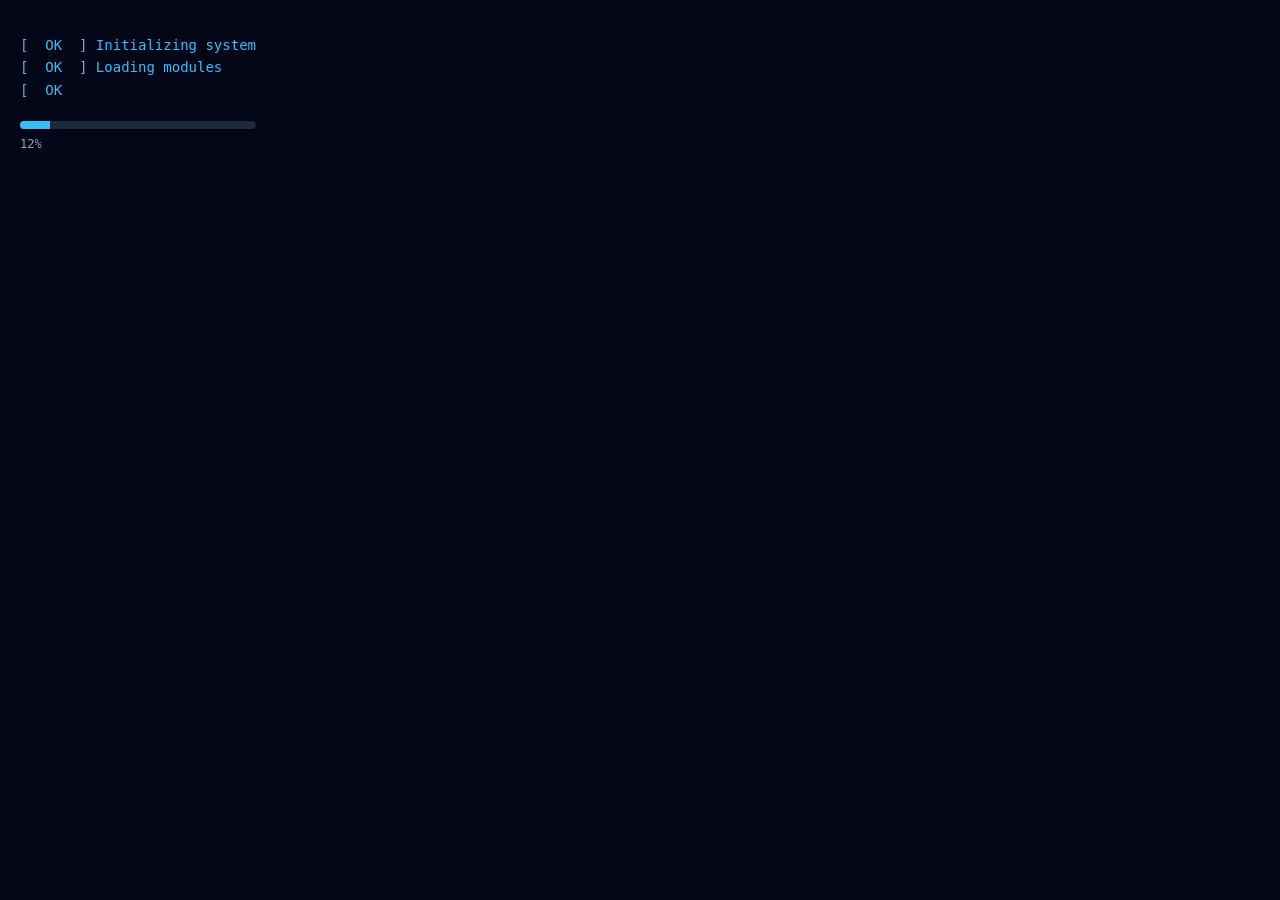
<file: index.html>
<!DOCTYPE html>
<html lang="en">
<head>
    <meta charset="UTF-8" />
    <meta name="viewport" content="width=device-width, initial-scale=1.0" />
    <title>Ajith Rajan - Software Engineer</title>
    <link rel="stylesheet" href="./booting/index.css">
    <script src="./booting/booting.js"></script>
</head>

<body >
<div id="boot-loader">
  <div>
    <pre id="boot-text"></pre>

    <div class="progress-container">
      <div class="progress-bar" id="progress-bar"></div>
    </div>

    <div id="progress-text">0%</div>
  </div>
</div>
</body>

</html>
</file>
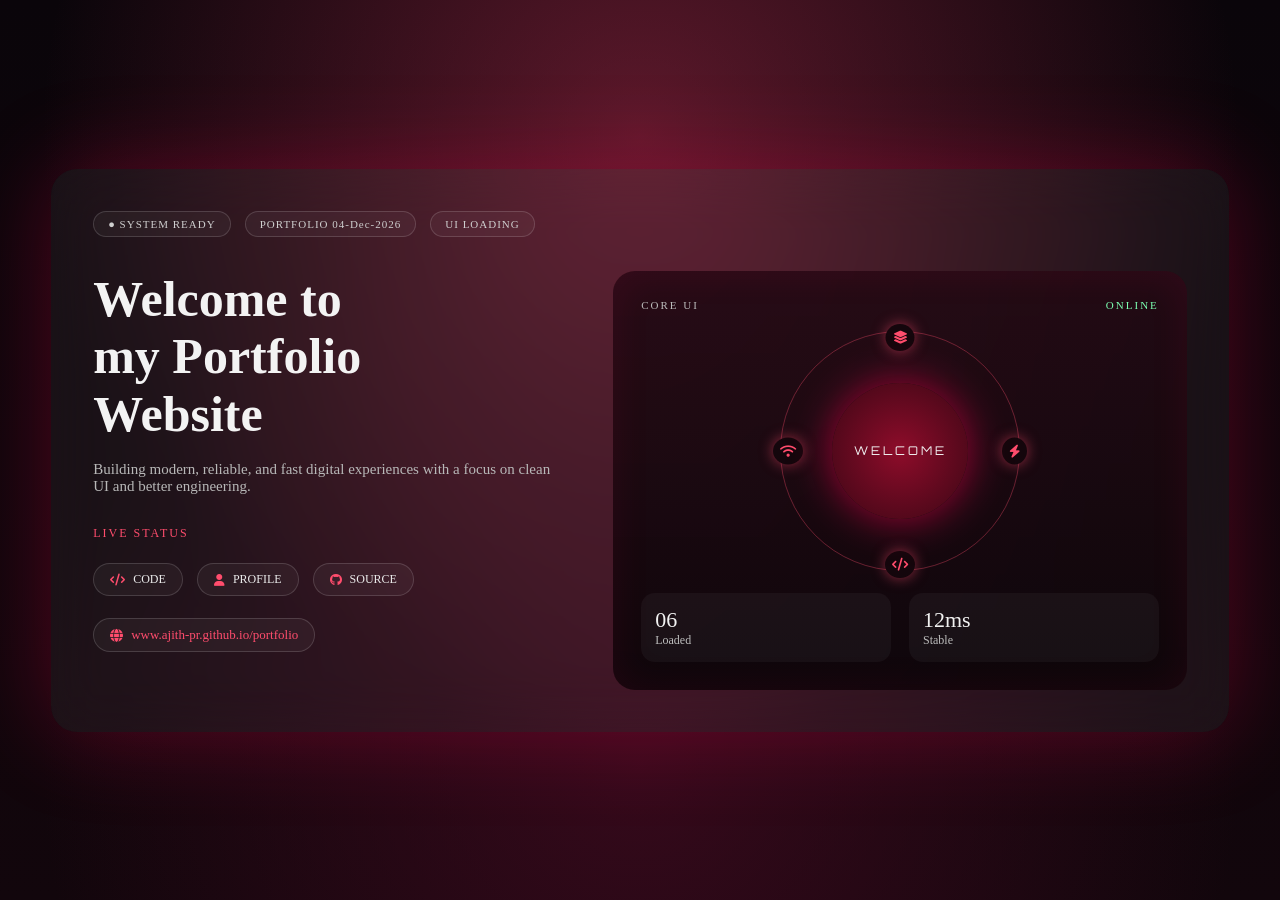
<file: pf1/index.html>
<!DOCTYPE html>
<html lang="en">
<head>
<meta charset="UTF-8">
<meta name="viewport" content="width=device-width, initial-scale=1.0">
<title>Ajith Rajan</title>
 <link rel="icon" href="assets/favicon.png" type="image/x-icon">
<link rel="stylesheet" href="style.css">
<link rel="stylesheet" href="https://cdnjs.cloudflare.com/ajax/libs/font-awesome/6.5.0/css/all.min.css">

<!-- Fonts similar to original -->
<link href="https://fonts.googleapis.com/css2?family=Inter:wght@300;400;500;600&family=Orbitron:wght@500&display=swap" rel="stylesheet">
</head>

<body>

<div id="intro">
<div class="main">
    <div class="card">

        <!-- TOP TAGS -->
        <div class="top-tags">
            <span class="dot">● SYSTEM READY</span>
            <span id="today">PORTFOLIO </span>
            <span>UI LOADING</span>
        </div>

        <div class="content">

            <!-- LEFT -->
            <div class="left">
                <h1>
                    Welcome to <br>
                    my Portfolio <br>
                    Website
                </h1>

                <p class="desc">
                    Building modern, reliable, and fast digital experiences with a
                    focus on clean UI and better engineering.
                </p>

                <div class="live-line">
                    <span>LIVE STATUS</span>
                </div>

                <div class="buttons">
                    <div class="btn"><i class="fa-solid fa-code"></i> CODE</div>
                    <div class="btn"><i class="fa-solid fa-user"></i> PROFILE</div>
                    <div class="btn"><i class="fa-brands fa-github"></i> SOURCE</div>
                </div>

                <!-- WEBSITE LINK (LEFT / UNDER ICONS) -->
                <div class="site-link">
                    <i class="fa-solid fa-globe"></i>
                    www.ajith-pr.github.io/portfolio
                </div>
            </div>

            <!-- RIGHT -->
            <div class="right">

                <div class="right-head">
                    <span>CORE UI</span>
                    <span class="online">ONLINE</span>
                </div>

                <div class="orbit-box">
                    <div class="orbit">
                        <i class="fa-solid fa-layer-group i1"></i>
                        <i class="fa-solid fa-bolt i2"></i>
                        <i class="fa-solid fa-code i3"></i>
                        <i class="fa-solid fa-wifi i4"></i>
                    </div>

                    <div class="core">
                        <span>WELCOME</span>
                    </div>
                </div>

                <div class="stats">
                    <div>
                        <h4>06</h4>
                        <p>Loaded</p>
                    </div>
                    <div>
                        <h4>12ms</h4>
                        <p>Stable</p>
                    </div>
                </div>

            </div>

        </div>
    </div>
</div>
</div>


<div id="real-site" style="display: none;">
    <header>
        <div class="div-list ">
            <ul class="ul-list">
                <li class="active">
                    <i class="fa-solid fa-circle-user"></i>
                    <a href="#home">Home</a>
                </li>
                <li>
                    <i class="fa-regular fa-address-card"></i>
                    <a href="#about">About</a>
                </li>
                <li>
                    <i class="fa-regular fa-folder-open"></i>
                    <a href="#project">Projects</a>
                </li>
                <!-- <li>
                    <i class="fa-solid fa-code"></i>
                    <a href="#service">services</a>
                </li> -->
                <li>
                    <i class="fa-regular fa-envelope"></i>
                    <a href="#contact">Contact</a>
                </li>
            </ul>
        </div>
    </header>
    <!-- home -->
    <section class="home" id="home">
        <p class="home-p">
            <span class="home-s">. </span>Available for freelance work
        </p>
        <div class="home-container">
        <div class="home-section">
            <div class="info-home">
                <h1>Hi, I'm Ajith</h1>
                <h3>Full Stack Developer</h3>
                <div class="info-p">
                   <p>I create beutiful, function, and user-centerd digital experiences. With </p>
                   <p>3+ years of experiences in web Development, I bring ideas to life through </p>
                   <p>clean code and thoughtful design</p>
                </div>
                <div class="info-p2">
                    <p><i class="fa-solid fa-location-dot"></i> Based in Kochi</p>
                    <p><i class="fa-solid fa-briefcase"></i> Available Now</p>
                </div>
                <div class="btnn">
                    <button class="btn-home1"><i class="fa-solid fa-arrow-right"></i> Hire Me</button>
                    <button class="btn-home2"><i class="fa-solid fa-download"></i> Download CV</button>
                </div>
                <div class="hhr">
                    <hr>
                </div>
                <div class="follow">
                    <p class="followw">Follow me:</p>
                    <ul>
                        <li><a href="#contact"><i class="fa-brands fa-github"></i></a></li>
                        <!-- <li><a href="#"><i class="fa-brands fa-discord"></i></a></li> -->
                        <li><a href="#"><a href="#"><i class="fa-brands fa-linkedin"></i></a></li>
                        <li><a href="#"><i class="fa-brands fa-instagram"></i></a></li>
                    </ul>
                </div>
            </div>
          </div>
          <img src="images/img2.jpg" alt="">
        </div>
    </section>
    <!-- fine home  -->
         <section class="about reveal" id="about">
        <div class="about-info">
            <div class="img-about">
                <img src="images/img.jpg" alt="">
            </div>
            <div class="info-text">
                <h5>@ajith</h5>
                <p>Full Stack Developer</p>
            </div>
        </div>
        <h3>ABOUT ME</h3>
        <div class="about-info2">
            <div class="about-text">
                <p>Hi! I'm Ajith Rajan, a passionate and creative Full Stack Developer <br> based in Kochi.</p>
                <p>I’m currently working as a Full Stack Developer, where I’ve developed a deep interest in designing intuitive and visually appealing user interfaces that bring ideas to life on the web.</p>
                <p>I’m particularly focused on modern web design, <br> responsive layouts, and interactive user experiences that blend beauty with functionality.</p>
                <p>Right now, I’m improving my skills in:</p>
                <p><span>#</span>Java, Spring Boot</p>
                <p><span>#</span>Hibernate, JPA, PostgreSQL</p>
                <p><span>#</span>HTML, CSS, JavaScript, jQuery for frontend development</p>
                <p><span>#</span>#Creating personal projects and exploring new web technologies to expand my portfolio</p>
            </div>
            <div class="photo-container">
                <img src="images/img.jpg" alt="">
                <span class="tape tape1"></span>
                <span class="tape tape2"></span>
            </div>
        </div>
    </section>
     <section class="project  reveal" id="project">
        <p>PROJECTS</p>
        <h1>Featured Work</h1>
        <hr>
        <div class="info-pro">
            <p>A showcase of my recent projects demonstrating expertise in full-stack </p>
            <p>development, modern frameworks, and creative problem-solving.</p>
        </div>
        <div class="projects-container">

    <div class="project-card">
      <img src="images/Cleveroad.jpg" alt="E-Commerce Website">
      <h3>E-Commerce Website</h3>
      <p>Modern online store with product filtering, cart, and payment system.</p>
      <div class="skills">
        <a href="#">HTML</a>
        <a href="#">CSS</a>
        <a href="#">JavaScript</a>
      </div>
      <div class="btns">
        <a href="#" class="btn"><i class="fab fa-github"></i> GitHub</a>
        <a href="#" class="btn"><i class="fas fa-external-link-alt"></i> Live Demo</a>
      </div>
    </div>

    <div class="project-card">
      <img src="images/Capture d'écran 2025-10-22 182207.png" alt="Portfolio Website">
      <h3>Portfolio Website</h3>
      <p>Personal portfolio to showcase my design and coding projects.</p>
      <div class="skills">
        <a href="#">HTML</a>
        <a href="#">CSS</a>
        <a href="#">Bootstrap</a>
      </div>
      <div class="btns">
        <a href="#" class="btn"><i class="fab fa-github"></i> GitHub</a>
        <a href="#" class="btn"><i class="fas fa-external-link-alt"></i> Live Demo</a>
      </div>
    </div>

    <div class="project-card">
      <img src="images/Weather Forecast Dashboard.jpg" alt="Weather App">
      <h3>Weather App</h3>
      <p>Responsive app showing real-time weather data using API integration.</p>
      <div class="skills">
        <a href="#">HTML</a>
        <a href="#">CSS</a>
        <a href="#">API</a>
      </div>
      <div class="btns">
        <a href="#" class="btn"><i class="fab fa-github"></i> GitHub</a>
        <a href="#" class="btn"><i class="fas fa-external-link-alt"></i> Live Demo</a>
      </div>
    </div>

    <div class="project-card">
      <img src="images/WordPress dashboard design concept.jpg" alt="Blog Website">
      <h3>Blog Website</h3>
      <p>Clean and simple blogging platform with markdown support.</p>
      <div class="skills">
        <a href="#">HTML</a>
        <a href="#">Tailwind</a>
        <a href="#">JavaScript</a>
      </div>
      <div class="btns">
        <a href="#" class="btn"><i class="fab fa-github"></i> GitHub</a>
        <a href="#" class="btn"><i class="fas fa-external-link-alt"></i> Live Demo</a>
      </div>
    </div>

    <div class="project-card">
      <img src="images/Game Dashboard Design.jpg" alt="Game Landing Page">
      <h3>Game Landing Page</h3>
      <p>Landing page for a game with animations and parallax effects.</p>
      <div class="skills">
        <a href="#">HTML</a>
        <a href="#">CSS</a>
        <a href="#">GSAP</a>
      </div>
      <div class="btns">
        <a href="#" class="btn"><i class="fab fa-github"></i> GitHub</a>
        <a href="#" class="btn"><i class="fas fa-external-link-alt"></i> Live Demo</a>
      </div>
    </div>

    <div class="project-card">
      <img src="images/Task manager app.jpg" alt="Task Manager">
      <h3>Task Manager</h3>
      <p>Task tracking web app with CRUD features and clean UI.</p>
      <div class="skills">
        <a href="#">HTML</a>
        <a href="#">CSS</a>
        <a href="#">JS</a>
      </div>
      <div class="btns">
        <a href="#" class="btn"><i class="fab fa-github"></i> GitHub</a>
        <a href="#" class="btn"><i class="fas fa-external-link-alt"></i> Live Demo</a>
      </div>
    </div>
  </div>
     </section>
     <!-- Services Section -->
        <!-- <section id="service" class="section services reveal"> 
            <p>SERVICES</p>
            <h1>OUR Features & Services</h1>
            <hr>
            <div class="container">
                <div class="services-content">
                    <div class="services-grid">
                        <div class="service-card">
                            <div class="service-icon">
                                <i class="fas fa-code"></i>
                            </div>
                            <h3>Web Development</h3>
                            <p>I create responsive, modern websites using the latest technologies and best practices. From concept to deployment, I ensure your website looks great and performs perfectly.</p>
                            <div class="service-features">
                                <span>Responsive Design</span>
                                <span>Performance Optimized</span>
                                <span>SEO Friendly</span>
                            </div>
                        </div>
                        <div class="service-card">
                            <div class="service-icon">
                                <i class="fas fa-mobile-alt"></i>
                            </div>
                            <h3>Mobile Development</h3>
                            <p>Building cross-platform mobile applications that work seamlessly on both iOS and Android devices using modern frameworks and tools.</p>
                            <div class="service-features">
                                <span>Cross-Platform</span>
                                <span>Native Performance</span>
                                <span>User-Friendly</span>
                            </div>
                        </div>
                        <div class="service-card">
                            <div class="service-icon">
                                <i class="fas fa-palette"></i>
                            </div>
                            <h3>UI/UX Design</h3>
                            <p>Designing intuitive and beautiful user interfaces that provide exceptional user experiences. I focus on usability, accessibility, and visual appeal.</p>
                            <div class="service-features">
                                <span>User-Centered</span>
                                <span>Modern Design</span>
                                <span>Accessibility</span>
                            </div>
                        </div>
                        <div class="service-card">
                            <div class="service-icon">
                                <i class="fas fa-rocket"></i>
                            </div>
                            <h3>Performance Optimization</h3>
                            <p>Optimizing websites and applications for speed, scalability, and reliability. I ensure your digital products perform at their best under any conditions.</p>
                            <div class="service-features">
                                <span>Fast Loading</span>
                                <span>Scalable</span>
                                <span>Reliable</span>
                            </div>
                        </div>
                        <div class="service-card">
                            <div class="service-icon">
                                <i class="fas fa-shopping-cart"></i>
                            </div>
                            <h3>E-commerce Solutions</h3>
                            <p>Building secure and efficient e-commerce platforms that drive sales and provide excellent shopping experiences for your customers.</p>
                            <div class="service-features">
                                <span>Secure Payments</span>
                                <span>Inventory Management</span>
                                <span>Analytics</span>
                            </div>
                        </div>
                        <div class="service-card">
                            <div class="service-icon">
                                <i class="fas fa-cogs"></i>
                            </div>
                            <h3>API Development</h3>
                            <p>Creating robust and scalable APIs that power your applications. I build RESTful and GraphQL APIs with proper documentation and testing.</p>
                            <div class="service-features">
                                <span>RESTful APIs</span>
                                <span>GraphQL</span>
                                <span>Documentation</span>
                            </div>
                        </div>
                    </div>
                </div>
            </div>
        </section>-->
         <section id="contact" class="section reveal">
            <div class="container">
                <h2 class="section-title">Get In Touch</h2>
                <div class="contact-content">
                    <div class="contact-info slide-in-left">
                        <p>Let's collaborate! I am always open to discussing exciting projects and new opportunities.</p>
                        <div class="contact-details">
                            <div class="contact-item">
                                <svg width="20" height="20" viewBox="0 0 24 24" fill="currentColor">
                                    <path d="M20 4H4c-1.1 0-1.99.9-1.99 2L2 18c0 1.1.9 2 2 2h16c1.1 0 2-.9 2-2V6c0-1.1-.9-2-2-2zm0 4l-8 5-8-5V6l8 5 8-5v2z"/>
                                </svg>
                                <span>ajithrajanp@gmail.com</span>
                            </div>
                            <div class="contact-item">
                                <svg width="20" height="20" viewBox="0 0 24 24" fill="currentColor">
                                    <path d="M6.62 10.79c1.44 2.83 3.76 5.15 6.59 6.59l2.2-2.2c.27-.27.67-.36 1.02-.24 1.12.37 2.33.57 3.57.57.55 0 1 .45 1 1V20c0 .55-.45 1-1 1-9.39 0-17-7.61-17-17 0-.55.45-1 1-1h3.5c.55 0 1 .45 1 1 0 1.25.2 2.45.57 3.57.11.35.03.74-.25 1.02l-2.2 2.2z"/>
                                </svg>
                                <span>+91 8592908056</span>
                            </div>
                            <div class="contact-item">
                                <svg width="20" height="20" viewBox="0 0 24 24" fill="currentColor">
                                    <path d="M12 2C8.13 2 5 5.13 5 9c0 5.25 7 13 7 13s7-7.75 7-13c0-3.87-3.13-7-7-7zm0 9.5c-1.38 0-2.5-1.12-2.5-2.5s1.12-2.5 2.5-2.5 2.5 1.12 2.5 2.5-1.12 2.5-2.5 2.5z"/>
                                </svg>
                                <span>Kochi, Kerala</span>
                            </div>
                        </div>
                        <div class="social-links">
                            <a href="https://github.com/ajith-pr" class="social-link" aria-label="GitHub" target="_blank" id="github-link">
                                <svg width="24" height="24" viewBox="0 0 24 24" fill="currentColor">
                                    <path d="M12 0c-6.626 0-12 5.373-12 12 0 5.302 3.438 9.8 8.207 11.387.599.111.793-.261.793-.577v-2.234c-3.338.726-4.033-1.416-4.033-1.416-.546-1.387-1.333-1.756-1.333-1.756-1.089-.745.083-.729.083-.729 1.205.084 1.839 1.237 1.839 1.237 1.07 1.834 2.807 1.304 3.492.997.107-.775.418-1.305.762-1.604-2.665-.305-5.467-1.334-5.467-5.931 0-1.311.469-2.381 1.236-3.221-.124-.303-.535-1.524.117-3.176 0 0 1.008-.322 3.301 1.23.957-.266 1.983-.399 3.003-.404 1.02.005 2.047.138 3.006.404 2.291-1.552 3.297-1.23 3.297-1.23.653 1.653.242 2.874.118 3.176.77.84 1.235 1.911 1.235 3.221 0 4.609-2.807 5.624-5.479 5.921.43.372.823 1.102.823 2.222v3.293c0 .319.192.694.801.576 4.765-1.589 8.199-6.086 8.199-11.386 0-6.627-5.373-12-12-12z"/>
                                </svg>
                            </a>
                            <a href="https://www.linkedin.com/in/ajithrajan" class="social-link" aria-label="LinkedIn" target="_blank">
                                <svg width="24" height="24" viewBox="0 0 24 24" fill="currentColor">
                                    <path d="M20.447 20.452h-3.554v-5.569c0-1.328-.027-3.037-1.852-3.037-1.853 0-2.136 1.445-2.136 2.939v5.667H9.351V9h3.414v1.561h.046c.477-.9 1.637-1.85 3.37-1.85 3.601 0 4.267 2.37 4.267 5.455v6.286zM5.337 7.433c-1.144 0-2.063-.926-2.063-2.065 0-1.138.92-2.063 2.063-2.063 1.14 0 2.064.925 2.064 2.063 0 1.139-.925 2.065-2.064 2.065zm1.782 13.019H3.555V9h3.564v11.452zM22.225 0H1.771C.792 0 0 .774 0 1.729v20.542C0 23.227.792 24 1.771 24h20.451C23.2 24 24 23.227 24 22.271V1.729C24 .774 23.2 0 22.222 0h.003z"/>
                                </svg>
                            </a>
                            <a href="https://wa.me/918592908056" class="social-link" aria-label="WhatsApp" target="_blank">
                                <svg width="24" height="24" viewBox="0 0 24 24" fill="currentColor">
                                    <path d="M17.472 14.382c-.297-.149-1.758-.867-2.03-.967-.273-.099-.471-.148-.67.15-.197.297-.767.966-.94 1.164-.173.199-.347.223-.644.075-.297-.15-1.255-.463-2.39-1.475-.883-.788-1.48-1.761-1.653-2.059-.173-.297-.018-.458.13-.606.134-.133.298-.347.446-.52.149-.174.198-.298.298-.497.099-.198.05-.371-.025-.52-.075-.149-.669-1.612-.916-2.207-.242-.579-.487-.5-.669-.51-.173-.008-.371-.01-.57-.01-.198 0-.52.074-.792.372-.272.297-1.04 1.016-1.04 2.479 0 1.462 1.065 2.875 1.213 3.074.149.198 2.096 3.2 5.077 4.487.709.306 1.262.489 1.694.625.712.227 1.36.195 1.871.118.571-.085 1.758-.719 2.006-1.413.248-.694.248-1.289.173-1.413-.074-.124-.272-.198-.57-.347m-5.421 7.403h-.004a9.87 9.87 0 01-5.031-1.378l-.361-.214-3.741.982.998-3.648-.235-.374a9.86 9.86 0 01-1.51-5.26c.001-5.45 4.436-9.884 9.888-9.884 2.64 0 5.122 1.03 6.988 2.898a9.825 9.825 0 012.893 6.994c-.003 5.45-4.437 9.884-9.885 9.884m8.413-18.297A11.815 11.815 0 0012.05 0C5.495 0 .16 5.335.157 11.892c0 2.096.547 4.142 1.588 5.945L.057 24l6.305-1.654a11.882 11.882 0 005.683 1.448h.005c6.554 0 11.89-5.335 11.893-11.893A11.821 11.821 0 0020.885 3.488"/>
                                </svg>
                            </a>
                        </div>
                    </div>
                    <div class="contact-form slide-in-right">
                        <form id="contact-form">
                            <div class="form-group">
                                <input type="text" placeholder="Your Name" required name="user_name">
                            </div>
                            <div class="form-group">
                                <input type="email" placeholder="Your Email" required name="user_email">
                            </div>
                            <div class="form-group">
                                <textarea name="message" placeholder="Your Message" rows="5" required></textarea>
                            </div>
                            <button type="submit" class="btn">Send Message</button>
                        </form>
                    </div>
                </div>
            </div>
        </section>

</div>
<audio id="bg-music" autoplay loop >
    <source src="assets/manasha.mp3" type="audio/mpeg">
</audio>
<script src="script.js"></script>
</body>
</html>
</file>
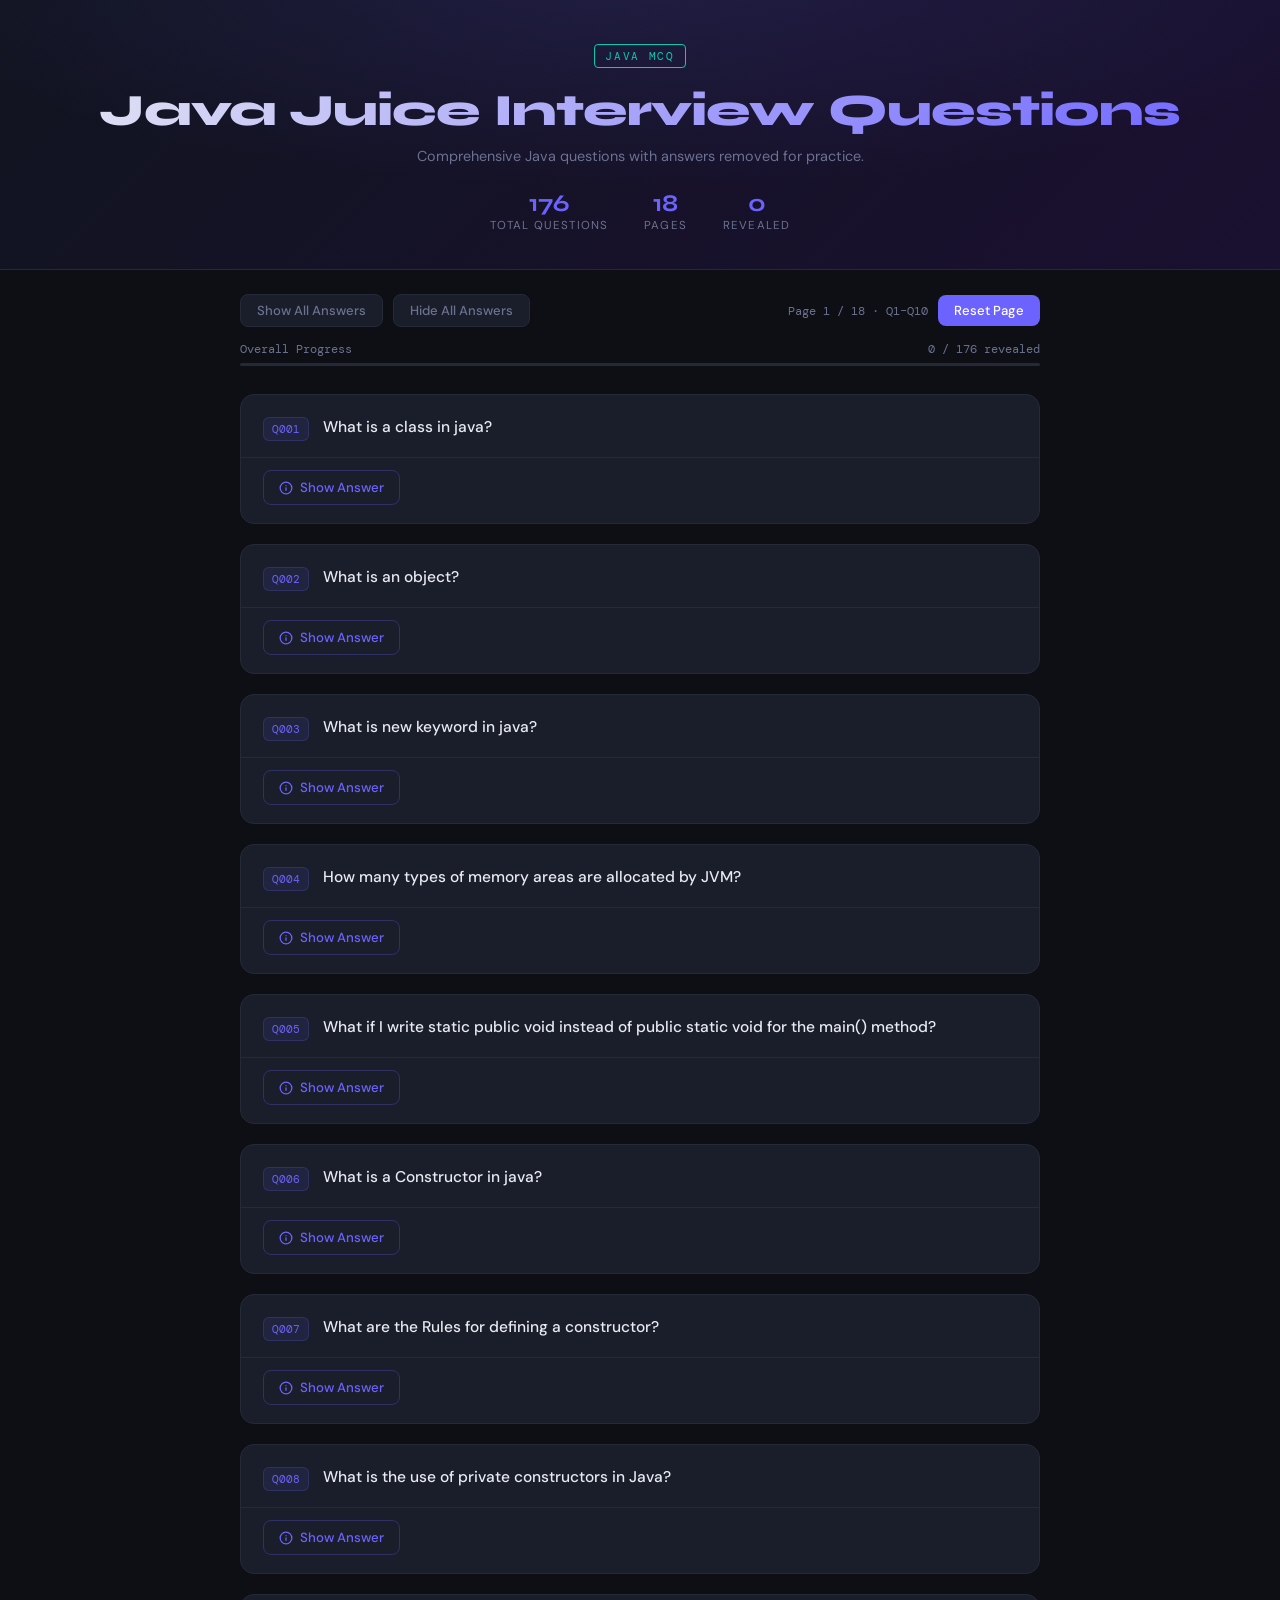
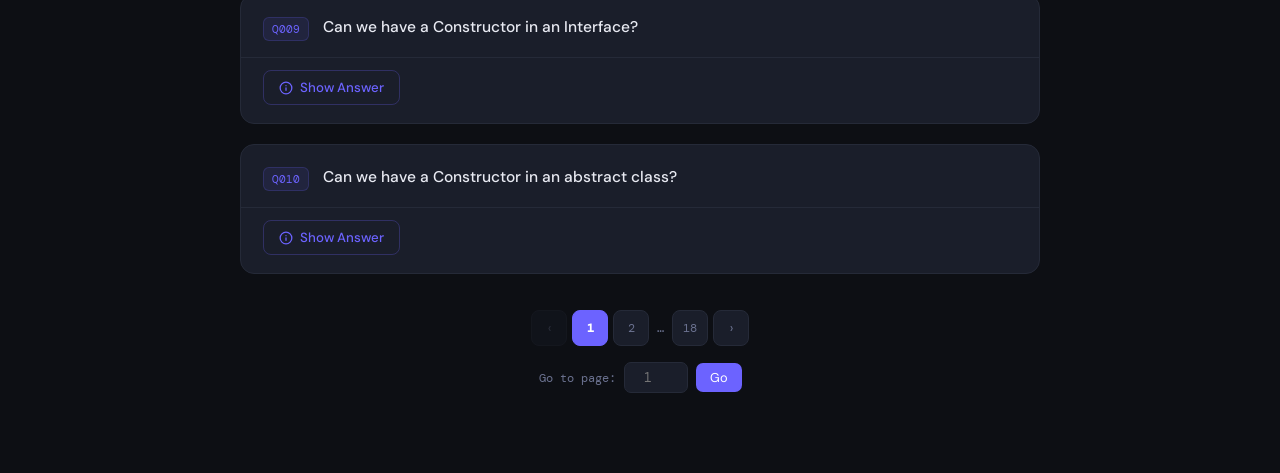
<file: quiz1/index.html>
<!DOCTYPE html>
<html lang="en">
<head>
  <meta charset="UTF-8"/>
  <meta name="viewport" content="width=device-width, initial-scale=1.0"/>
  <title>Java Juice</title>
  <link href="https://fonts.googleapis.com/css2?family=Syne:wght@400;600;700;800&family=DM+Mono:wght@400;500&family=DM+Sans:wght@300;400;500&display=swap" rel="stylesheet"/>
  <link rel="stylesheet" href="assets/style.css"/>
  <link rel="icon" type="image/x-icon" href="assets/favicon.ico"/>
</head>
<body>

<header>
  <div class="badge">Java MCQ</div>
  <h1 id="test-title">Loading…</h1>
  <p class="desc" id="test-desc"></p>
  <div class="stats-bar" id="stats-bar"></div>
</header>

<div class="toolbar">
  <button class="btn btn-ghost" onclick="revealAll()">Show All Answers</button>
  <button class="btn btn-ghost" onclick="hideAll()">Hide All Answers</button>
  <div class="spacer"></div>
  <span class="page-info" id="page-info">Page — / —</span>
  <button class="btn btn-accent" onclick="hideAll()">Reset Page</button>
</div>

<div class="progress-wrap">
  <div class="progress-info">
    <span>Overall Progress</span>
    <span id="progress-text">0 / 0 revealed</span>
  </div>
  <div class="progress-bar"><div class="progress-fill" id="progress-fill"></div></div>
</div>

<div id="status"><div class="spinner"></div><p>Loading questions…</p></div>
<div id="quiz-container"></div>
<div class="pagination" id="pagination"></div>
<div class="jump-wrap" id="jump-wrap" style="display:none">
  <label for="jump-input">Go to page:</label>
  <input type="number" id="jump-input" class="jump-input" min="1" placeholder="1"
    onkeydown="if(event.key==='Enter')jumpToPage()"/>
  <button class="jump-go" onclick="jumpToPage()">Go</button>
</div>

<script src="assets/main.js"></script>
</body>
</html>
</file>
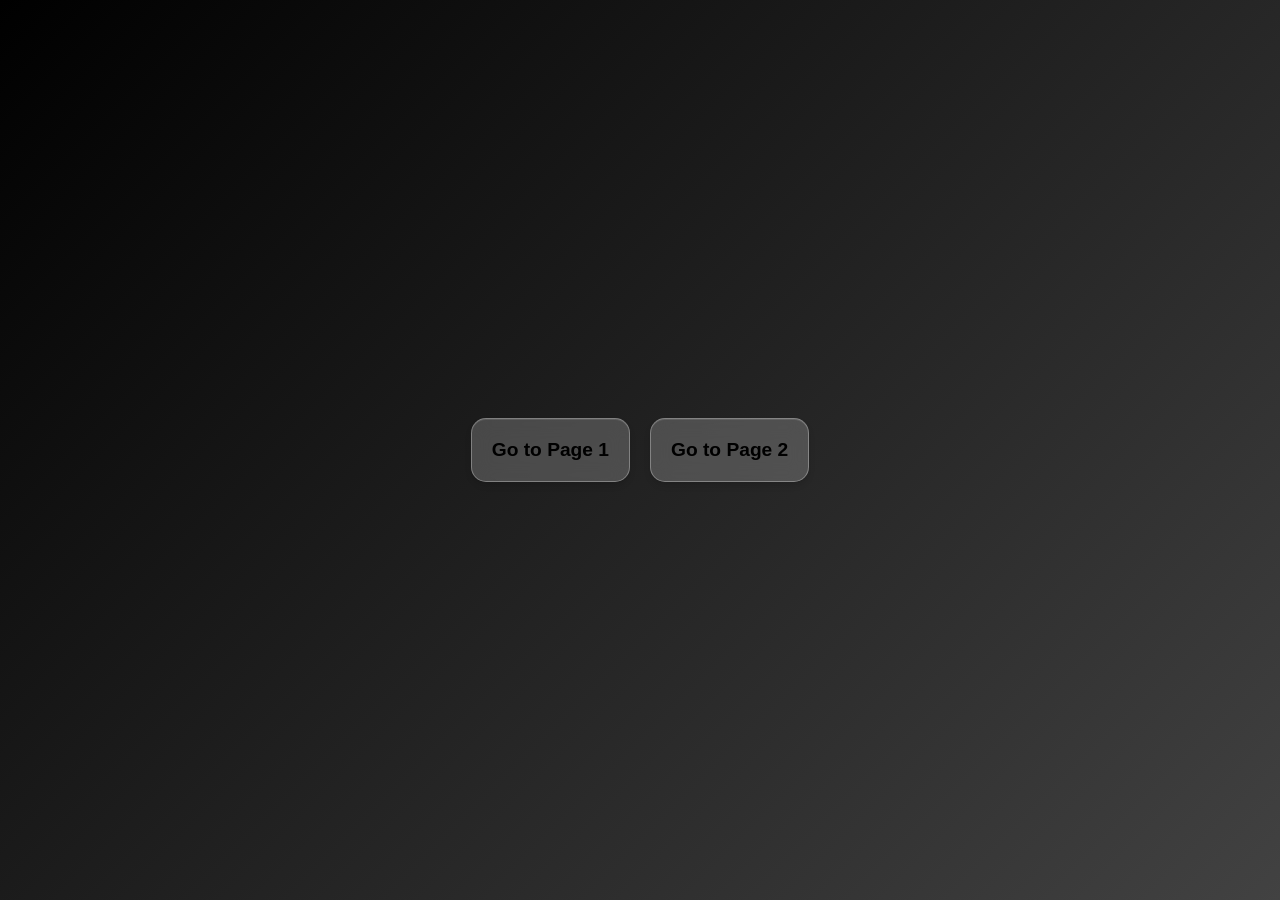
<file: index_card.html>
<!DOCTYPE html>
<html lang="en">
<head>
    <meta charset="UTF-8">
    <meta name="viewport" content="width=device-width, initial-scale=1.0">
    <title>Glass Theme Buttons</title>
    <link rel="stylesheet" href="main.css">
</head>
<body>
    <div class="button-container">
        <a href="developer_portfolio_site_c.1.0.1.html" class="glass-button">Go to Page 1</a>
        <a href="portfolio1.0.1.html" class="glass-button">Go to Page 2</a>
    </div>
</body>
</html>
</file>
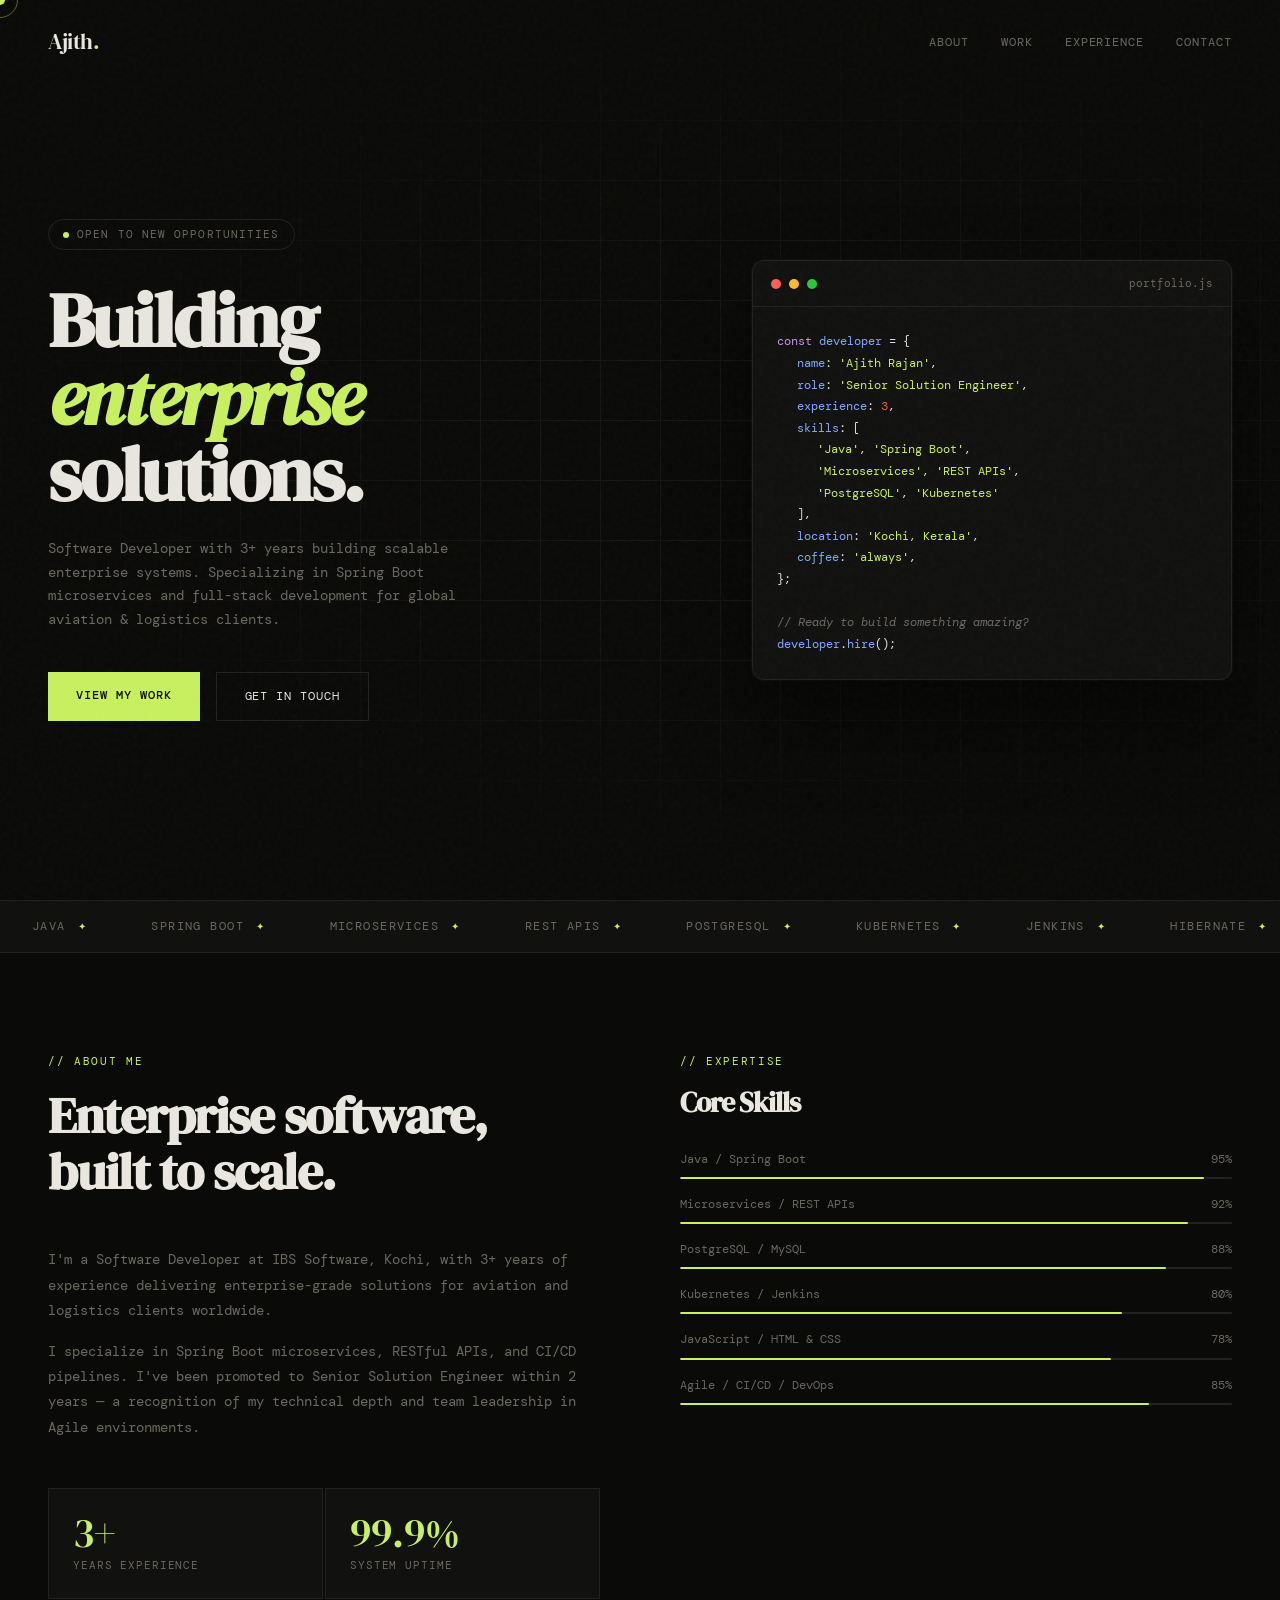
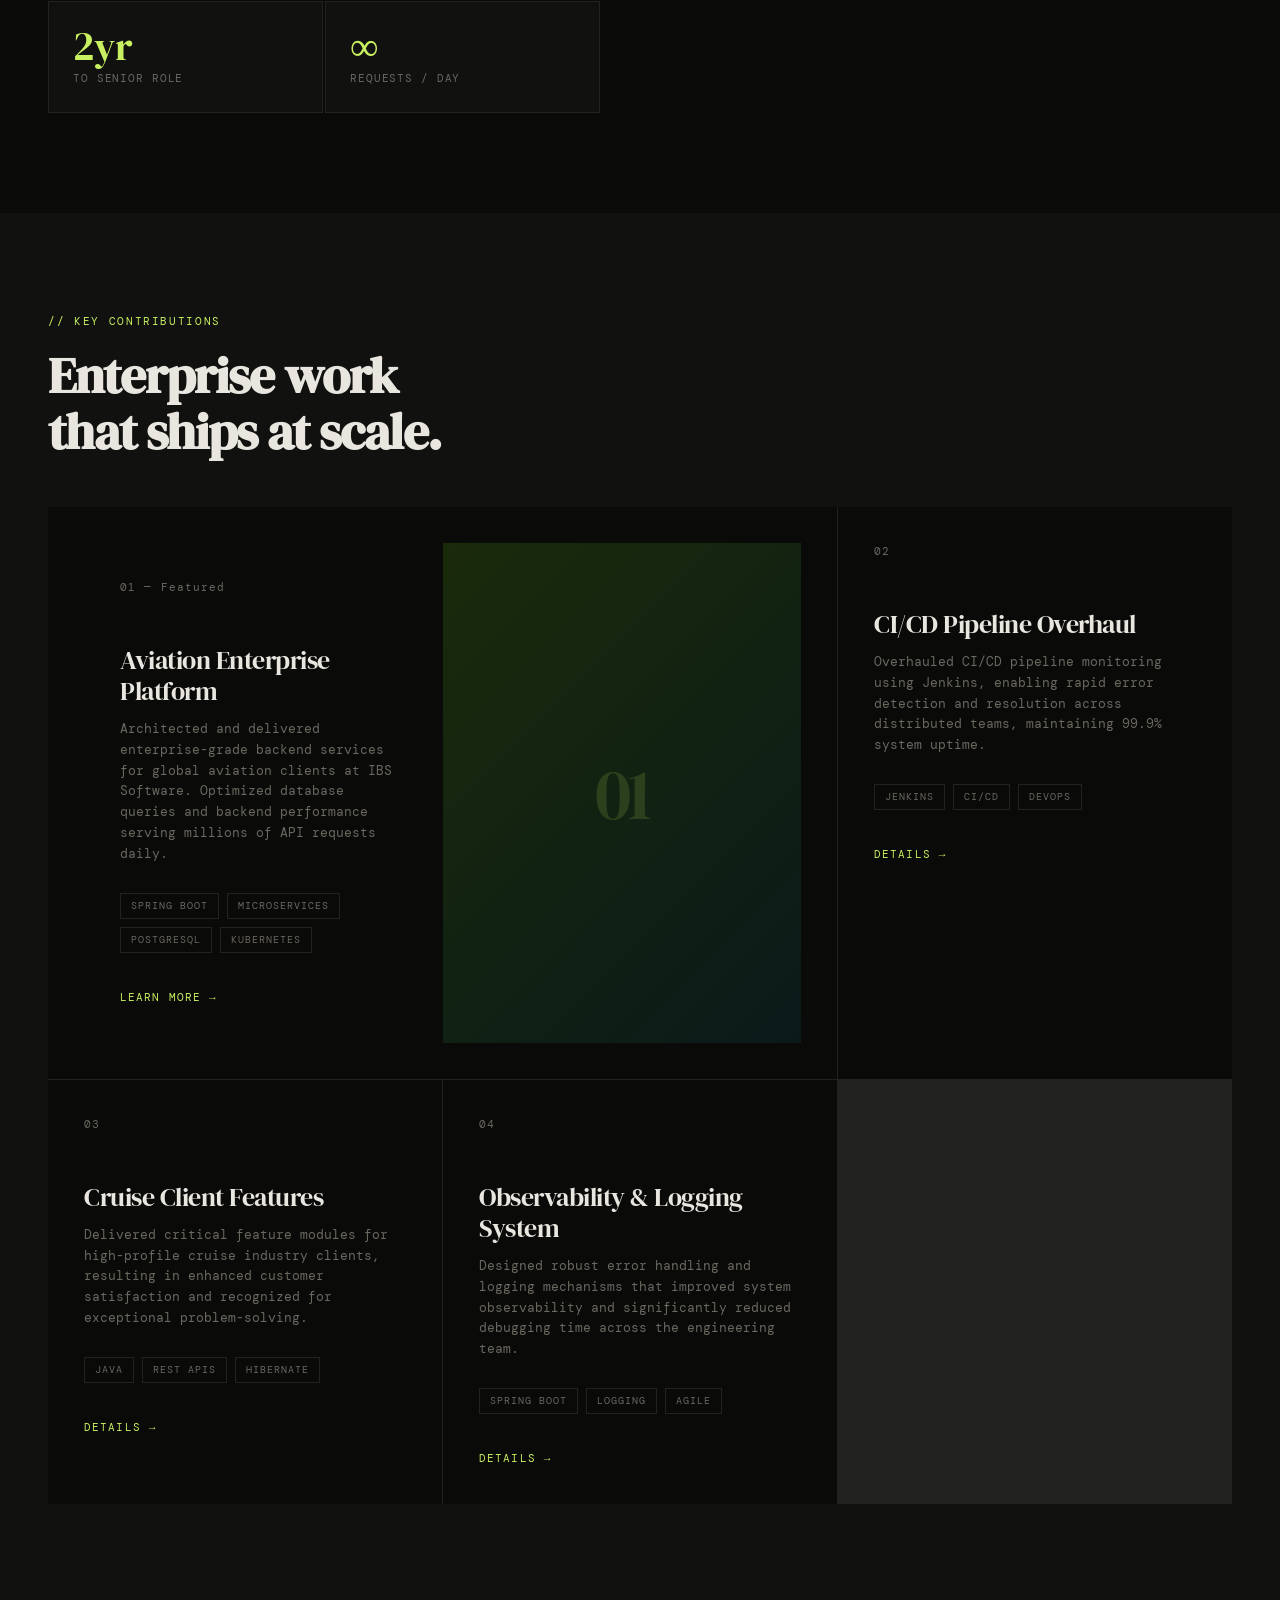
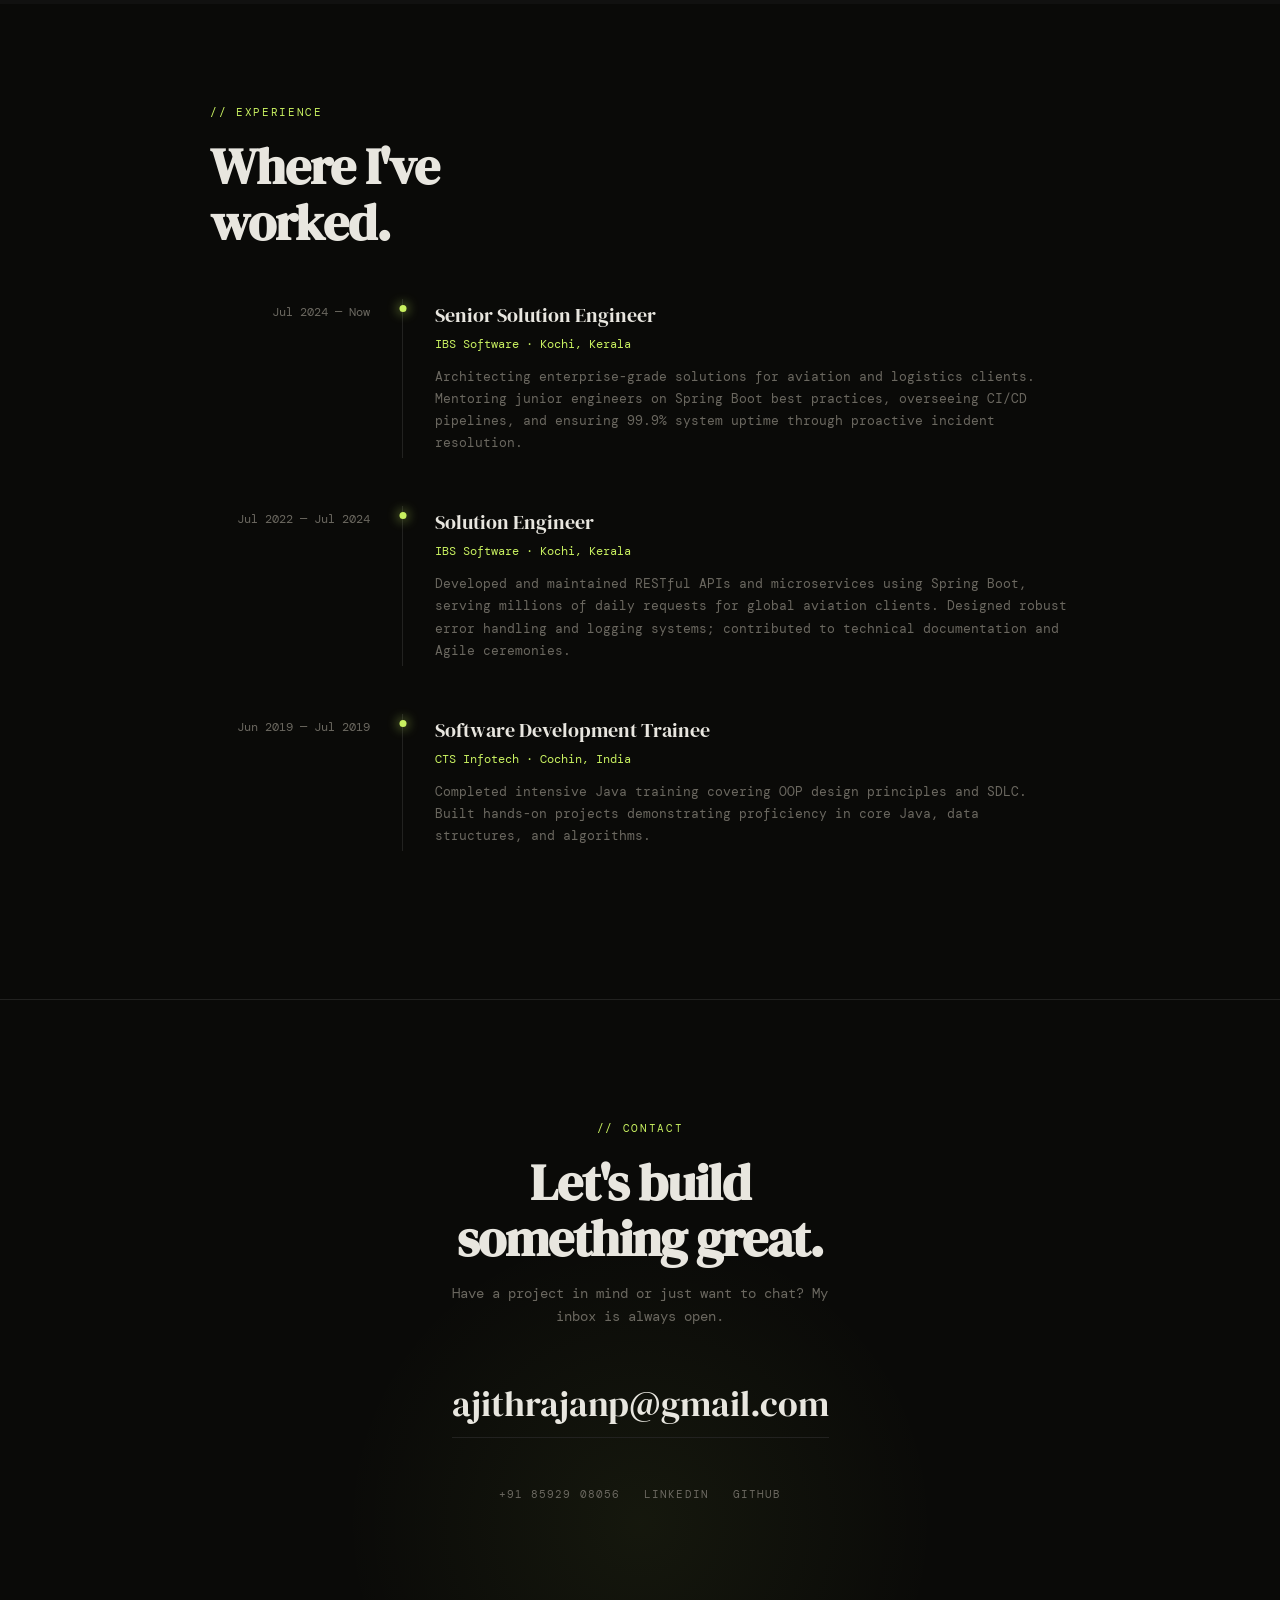
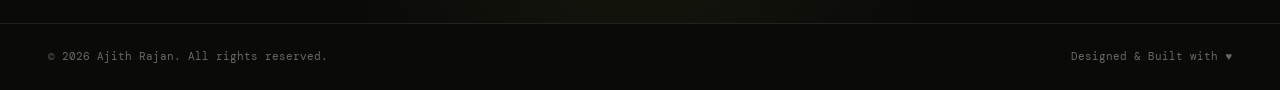
<file: portfolio1.0.1.html>
<!DOCTYPE html>
<html lang="en">
<head>
<meta charset="UTF-8">
<meta name="viewport" content="width=device-width, initial-scale=1.0">
<title>Ajith Rajan — Software Developer</title>
<link rel="preconnect" href="https://fonts.googleapis.com">
<link href="https://fonts.googleapis.com/css2?family=DM+Serif+Display:ital@0;1&family=DM+Mono:wght@300;400;500&display=swap" rel="stylesheet">
<style>
  :root {
    --bg: #0a0a08;
    --surface: #111110;
    --border: #222220;
    --text: #e8e6df;
    --muted: #6b6860;
    --accent: #c8f060;
    --accent2: #f06040;
  }

  *, *::before, *::after { box-sizing: border-box; margin: 0; padding: 0; }

  html { scroll-behavior: smooth; }

  body {
    background: var(--bg);
    color: var(--text);
    font-family: 'DM Mono', monospace;
    font-size: 14px;
    line-height: 1.6;
    overflow-x: hidden;
    cursor: none;
  }

  /* Custom cursor */
  .cursor {
    width: 10px; height: 10px;
    background: var(--accent);
    border-radius: 50%;
    position: fixed;
    pointer-events: none;
    z-index: 9999;
    transition: transform 0.15s ease, opacity 0.15s ease;
    transform: translate(-50%, -50%);
  }
  .cursor-ring {
    width: 36px; height: 36px;
    border: 1px solid rgba(200,240,96,0.4);
    border-radius: 50%;
    position: fixed;
    pointer-events: none;
    z-index: 9998;
    transform: translate(-50%, -50%);
    transition: width 0.3s, height 0.3s, border-color 0.3s;
  }
  body:has(a:hover) .cursor-ring,
  body:has(button:hover) .cursor-ring {
    width: 60px; height: 60px;
    border-color: var(--accent);
  }

  /* Noise texture overlay */
  body::before {
    content: '';
    position: fixed;
    inset: 0;
    opacity: 0.03;
    background-image: url("data:image/svg+xml,%3Csvg viewBox='0 0 200 200' xmlns='http://www.w3.org/2000/svg'%3E%3Cfilter id='n'%3E%3CfeTurbulence type='fractalNoise' baseFrequency='0.9' numOctaves='4' stitchTiles='stitch'/%3E%3C/filter%3E%3Crect width='100%25' height='100%25' filter='url(%23n)'/%3E%3C/svg%3E");
    pointer-events: none;
    z-index: 9997;
  }

  /* Nav */
  nav {
    position: fixed;
    top: 0; left: 0; right: 0;
    z-index: 100;
    display: flex;
    justify-content: space-between;
    align-items: center;
    padding: 24px 48px;
    border-bottom: 1px solid transparent;
    transition: border-color 0.3s, background 0.3s;
  }
  nav.scrolled {
    border-color: var(--border);
    background: rgba(10,10,8,0.85);
    backdrop-filter: blur(12px);
  }
  .nav-logo {
    font-family: 'DM Serif Display', serif;
    font-size: 22px;
    color: var(--text);
    text-decoration: none;
    letter-spacing: -0.5px;
  }
  .nav-logo span { color: var(--accent); }
  .nav-links { display: flex; gap: 32px; list-style: none; }
  .nav-links a {
    color: var(--muted);
    text-decoration: none;
    font-size: 12px;
    letter-spacing: 0.08em;
    text-transform: uppercase;
    transition: color 0.2s;
  }
  .nav-links a:hover { color: var(--accent); }

  /* Hero */
  #hero {
    min-height: 100vh;
    display: grid;
    grid-template-columns: 1fr 1fr;
    align-items: center;
    padding: 120px 48px 80px;
    position: relative;
    overflow: hidden;
  }
  .hero-grid-bg {
    position: absolute;
    inset: 0;
    background-image:
      linear-gradient(var(--border) 1px, transparent 1px),
      linear-gradient(90deg, var(--border) 1px, transparent 1px);
    background-size: 60px 60px;
    mask-image: radial-gradient(ellipse 80% 60% at 60% 50%, black 30%, transparent 80%);
    opacity: 0.5;
  }
  .hero-content { position: relative; z-index: 1; }
  .hero-tag {
    display: inline-flex;
    align-items: center;
    gap: 8px;
    border: 1px solid var(--border);
    padding: 6px 14px;
    border-radius: 100px;
    font-size: 11px;
    letter-spacing: 0.1em;
    text-transform: uppercase;
    color: var(--muted);
    margin-bottom: 32px;
    animation: fadeUp 0.8s ease both;
  }
  .hero-tag::before {
    content: '';
    width: 6px; height: 6px;
    background: var(--accent);
    border-radius: 50%;
    animation: pulse 2s infinite;
  }
  @keyframes pulse {
    0%, 100% { opacity: 1; transform: scale(1); }
    50% { opacity: 0.5; transform: scale(0.7); }
  }
  h1 {
    font-family: 'DM Serif Display', serif;
    font-size: clamp(52px, 6vw, 88px);
    line-height: 1.0;
    letter-spacing: -2px;
    margin-bottom: 24px;
    animation: fadeUp 0.8s 0.1s ease both;
  }
  h1 em {
    font-style: italic;
    color: var(--accent);
  }
  .hero-desc {
    max-width: 440px;
    color: var(--muted);
    line-height: 1.7;
    margin-bottom: 40px;
    animation: fadeUp 0.8s 0.2s ease both;
  }
  .hero-cta {
    display: flex;
    gap: 16px;
    animation: fadeUp 0.8s 0.3s ease both;
  }
  .btn-primary {
    background: var(--accent);
    color: var(--bg);
    border: none;
    padding: 14px 28px;
    font-family: 'DM Mono', monospace;
    font-size: 12px;
    font-weight: 500;
    letter-spacing: 0.08em;
    text-transform: uppercase;
    text-decoration: none;
    cursor: none;
    transition: background 0.2s, transform 0.2s;
  }
  .btn-primary:hover { background: #d9ff77; transform: translateY(-2px); }
  .btn-ghost {
    background: transparent;
    color: var(--text);
    border: 1px solid var(--border);
    padding: 14px 28px;
    font-family: 'DM Mono', monospace;
    font-size: 12px;
    letter-spacing: 0.08em;
    text-transform: uppercase;
    text-decoration: none;
    cursor: none;
    transition: border-color 0.2s, transform 0.2s;
  }
  .btn-ghost:hover { border-color: var(--muted); transform: translateY(-2px); }

  /* Hero right — code block */
  .hero-code {
    position: relative;
    z-index: 1;
    justify-self: end;
    width: 100%;
    max-width: 480px;
    animation: fadeIn 1s 0.4s ease both;
  }
  .code-window {
    background: var(--surface);
    border: 1px solid var(--border);
    border-radius: 12px;
    overflow: hidden;
    box-shadow: 0 40px 80px rgba(0,0,0,0.5), 0 0 0 1px rgba(255,255,255,0.03);
  }
  .code-header {
    display: flex;
    align-items: center;
    gap: 8px;
    padding: 14px 18px;
    border-bottom: 1px solid var(--border);
  }
  .dot { width: 10px; height: 10px; border-radius: 50%; }
  .dot-r { background: #ff5f57; }
  .dot-y { background: #febc2e; }
  .dot-g { background: #28c840; }
  .code-filename { margin-left: auto; font-size: 11px; color: var(--muted); }
  .code-body { padding: 24px; font-size: 12px; line-height: 1.8; }
  .line { display: block; }
  .kw { color: #c792ea; }
  .fn { color: #82aaff; }
  .str { color: var(--accent); }
  .cm { color: var(--muted); font-style: italic; }
  .num { color: var(--accent2); }
  .indent { padding-left: 20px; }
  .indent2 { padding-left: 40px; }

  /* Marquee */
  .marquee-wrap {
    border-top: 1px solid var(--border);
    border-bottom: 1px solid var(--border);
    overflow: hidden;
    padding: 16px 0;
    background: var(--surface);
  }
  .marquee-track {
    display: flex;
    gap: 0;
    animation: marquee 20s linear infinite;
    width: max-content;
  }
  .marquee-item {
    display: flex;
    align-items: center;
    gap: 12px;
    padding: 0 32px;
    font-size: 12px;
    letter-spacing: 0.12em;
    text-transform: uppercase;
    color: var(--muted);
    white-space: nowrap;
  }
  .marquee-item::after {
    content: '✦';
    color: var(--accent);
    font-size: 10px;
  }
  @keyframes marquee {
    from { transform: translateX(0); }
    to { transform: translateX(-50%); }
  }

  /* Section base */
  section { padding: 100px 48px; }
  .section-label {
    font-size: 11px;
    letter-spacing: 0.15em;
    text-transform: uppercase;
    color: var(--accent);
    margin-bottom: 16px;
  }
  h2 {
    font-family: 'DM Serif Display', serif;
    font-size: clamp(36px, 4vw, 56px);
    letter-spacing: -1px;
    line-height: 1.1;
    margin-bottom: 48px;
  }

  /* About */
  #about {
    display: grid;
    grid-template-columns: 1fr 1fr;
    gap: 80px;
    align-items: start;
  }
  .about-text p { color: var(--muted); line-height: 1.8; margin-bottom: 16px; }
  .about-stats {
    display: grid;
    grid-template-columns: 1fr 1fr;
    gap: 2px;
    margin-top: 48px;
  }
  .stat {
    background: var(--surface);
    border: 1px solid var(--border);
    padding: 24px;
  }
  .stat-num {
    font-family: 'DM Serif Display', serif;
    font-size: 40px;
    color: var(--accent);
    line-height: 1;
    margin-bottom: 4px;
  }
  .stat-label { font-size: 11px; color: var(--muted); text-transform: uppercase; letter-spacing: 0.08em; }
  .skills-list { display: flex; flex-direction: column; gap: 16px; }
  .skill-item { display: flex; flex-direction: column; gap: 8px; }
  .skill-name { font-size: 12px; color: var(--muted); display: flex; justify-content: space-between; }
  .skill-bar { height: 2px; background: var(--border); border-radius: 2px; overflow: hidden; }
  .skill-fill {
    height: 100%;
    background: var(--accent);
    border-radius: 2px;
    transform: scaleX(0);
    transform-origin: left;
    transition: transform 1s ease;
  }
  .skill-fill.animated { transform: scaleX(1); }

  /* Projects */
  #projects { background: var(--surface); }
  .projects-grid {
    display: grid;
    grid-template-columns: repeat(3, 1fr);
    gap: 1px;
    background: var(--border);
  }
  .project-card {
    background: var(--bg);
    padding: 36px;
    position: relative;
    overflow: hidden;
    transition: background 0.3s;
    group: true;
  }
  .project-card::before {
    content: '';
    position: absolute;
    inset: 0;
    background: linear-gradient(135deg, rgba(200,240,96,0.04) 0%, transparent 60%);
    opacity: 0;
    transition: opacity 0.3s;
  }
  .project-card:hover::before { opacity: 1; }
  .project-card:hover { background: #0d0d0b; }
  .project-num {
    font-size: 11px;
    color: var(--muted);
    letter-spacing: 0.1em;
    margin-bottom: 48px;
  }
  .project-title {
    font-family: 'DM Serif Display', serif;
    font-size: 26px;
    letter-spacing: -0.5px;
    margin-bottom: 12px;
    line-height: 1.2;
  }
  .project-desc { color: var(--muted); font-size: 13px; line-height: 1.6; margin-bottom: 28px; }
  .project-tags { display: flex; flex-wrap: wrap; gap: 8px; margin-bottom: 32px; }
  .tag {
    font-size: 10px;
    letter-spacing: 0.1em;
    text-transform: uppercase;
    color: var(--muted);
    border: 1px solid var(--border);
    padding: 4px 10px;
  }
  .project-link {
    display: inline-flex;
    align-items: center;
    gap: 8px;
    font-size: 11px;
    letter-spacing: 0.1em;
    text-transform: uppercase;
    color: var(--accent);
    text-decoration: none;
    transition: gap 0.2s;
  }
  .project-link:hover { gap: 14px; }
  .project-featured {
    grid-column: span 2;
    display: grid;
    grid-template-columns: 1fr 1fr;
    gap: 0;
  }
  .project-featured .project-visual {
    background: linear-gradient(135deg, #1a2a0a 0%, #0a1a1a 100%);
    min-height: 260px;
    display: flex;
    align-items: center;
    justify-content: center;
    font-family: 'DM Serif Display', serif;
    font-size: 72px;
    color: rgba(200,240,96,0.15);
    letter-spacing: -4px;
  }

  /* Experience */
  #experience { max-width: 860px; margin: 0 auto; }
  .timeline { display: flex; flex-direction: column; gap: 0; }
  .timeline-item {
    display: grid;
    grid-template-columns: 160px 1px 1fr;
    gap: 0 32px;
    padding-bottom: 48px;
  }
  .timeline-date { color: var(--muted); font-size: 12px; padding-top: 4px; text-align: right; }
  .timeline-line {
    width: 1px;
    background: var(--border);
    position: relative;
  }
  .timeline-line::before {
    content: '';
    position: absolute;
    top: 6px; left: 50%;
    transform: translateX(-50%);
    width: 7px; height: 7px;
    background: var(--accent);
    border-radius: 50%;
    box-shadow: 0 0 12px var(--accent);
  }
  .timeline-content { padding-bottom: 4px; }
  .timeline-role {
    font-family: 'DM Serif Display', serif;
    font-size: 20px;
    margin-bottom: 4px;
  }
  .timeline-company { color: var(--accent); font-size: 12px; margin-bottom: 12px; }
  .timeline-desc { color: var(--muted); line-height: 1.7; font-size: 13px; }

  /* Contact */
  #contact {
    text-align: center;
    border-top: 1px solid var(--border);
    padding: 120px 48px;
    position: relative;
    overflow: hidden;
  }
  #contact::before {
    content: '';
    position: absolute;
    bottom: -200px; left: 50%;
    transform: translateX(-50%);
    width: 600px; height: 600px;
    background: radial-gradient(circle, rgba(200,240,96,0.06) 0%, transparent 70%);
    pointer-events: none;
  }
  #contact h2 { margin-bottom: 16px; }
  .contact-sub { color: var(--muted); margin-bottom: 48px; max-width: 400px; margin-left: auto; margin-right: auto; }
  .contact-email {
    display: inline-block;
    font-family: 'DM Serif Display', serif;
    font-size: clamp(22px, 3vw, 36px);
    color: var(--text);
    text-decoration: none;
    border-bottom: 1px solid var(--border);
    padding-bottom: 4px;
    transition: border-color 0.2s, color 0.2s;
    margin-bottom: 48px;
  }
  .contact-email:hover { color: var(--accent); border-color: var(--accent); }
  .social-links { display: flex; justify-content: center; gap: 24px; }
  .social-link {
    color: var(--muted);
    text-decoration: none;
    font-size: 11px;
    letter-spacing: 0.1em;
    text-transform: uppercase;
    transition: color 0.2s;
  }
  .social-link:hover { color: var(--accent); }

  /* Footer */
  footer {
    border-top: 1px solid var(--border);
    padding: 24px 48px;
    display: flex;
    justify-content: space-between;
    align-items: center;
    color: var(--muted);
    font-size: 11px;
  }

  /* Animations */
  @keyframes fadeUp {
    from { opacity: 0; transform: translateY(24px); }
    to { opacity: 1; transform: translateY(0); }
  }
  @keyframes fadeIn {
    from { opacity: 0; }
    to { opacity: 1; }
  }
  .reveal {
    opacity: 0;
    transform: translateY(32px);
    transition: opacity 0.7s ease, transform 0.7s ease;
  }
  .reveal.visible {
    opacity: 1;
    transform: translateY(0);
  }

  /* Responsive */
  @media (max-width: 900px) {
    #hero { grid-template-columns: 1fr; padding: 120px 24px 60px; }
    .hero-code { display: none; }
    #about { grid-template-columns: 1fr; gap: 48px; padding: 60px 24px; }
    .projects-grid { grid-template-columns: 1fr; }
    .project-featured { grid-column: span 1; grid-template-columns: 1fr; }
    .project-featured .project-visual { display: none; }
    nav { padding: 20px 24px; }
    .nav-links { gap: 20px; }
    section { padding: 60px 24px; }
    #contact { padding: 80px 24px; }
    footer { flex-direction: column; gap: 8px; text-align: center; padding: 20px 24px; }
    .timeline-item { grid-template-columns: 1fr; gap: 8px; }
    .timeline-date { text-align: left; }
    .timeline-line { display: none; }
  }
</style>
</head>
<body>

<div class="cursor" id="cursor"></div>
<div class="cursor-ring" id="cursorRing"></div>

<!-- Nav -->
<nav id="navbar">
  <a href="#" class="nav-logo">Ajith<span>.</span></a>
  <ul class="nav-links">
    <li><a href="#about">About</a></li>
    <li><a href="#projects">Work</a></li>
    <li><a href="#experience">Experience</a></li>
    <li><a href="#contact">Contact</a></li>
  </ul>
</nav>

<!-- Hero -->
<section id="hero">
  <div class="hero-grid-bg"></div>
  <div class="hero-content">
    <div class="hero-tag">Open to new opportunities</div>
    <h1>Building<br><em>enterprise</em><br>solutions.</h1>
    <p class="hero-desc">Software Developer with 3+ years building scalable enterprise systems. Specializing in Spring Boot microservices and full-stack development for global aviation & logistics clients.</p>
    <div class="hero-cta">
      <a href="#projects" class="btn-primary">View My Work</a>
      <a href="#contact" class="btn-ghost">Get in Touch</a>
    </div>
  </div>
  <div class="hero-code">
    <div class="code-window">
      <div class="code-header">
        <div class="dot dot-r"></div>
        <div class="dot dot-y"></div>
        <div class="dot dot-g"></div>
        <span class="code-filename">portfolio.js</span>
      </div>
      <div class="code-body">
        <span class="line"><span class="kw">const</span> <span class="fn">developer</span> = {</span>
        <span class="line indent"><span class="fn">name</span>: <span class="str">'Ajith Rajan'</span>,</span>
        <span class="line indent"><span class="fn">role</span>: <span class="str">'Senior Solution Engineer'</span>,</span>
        <span class="line indent"><span class="fn">experience</span>: <span class="num">3</span>,</span>
        <span class="line indent"><span class="fn">skills</span>: [</span>
        <span class="line indent2"><span class="str">'Java'</span>, <span class="str">'Spring Boot'</span>,</span>
        <span class="line indent2"><span class="str">'Microservices'</span>, <span class="str">'REST APIs'</span>,</span>
        <span class="line indent2"><span class="str">'PostgreSQL'</span>, <span class="str">'Kubernetes'</span></span>
        <span class="line indent">],</span>
        <span class="line indent"><span class="fn">location</span>: <span class="str">'Kochi, Kerala'</span>,</span>
        <span class="line indent"><span class="fn">coffee</span>: <span class="str">'always'</span>,</span>
        <span class="line">};</span>
        <span class="line">&nbsp;</span>
        <span class="line"><span class="cm">// Ready to build something amazing?</span></span>
        <span class="line"><span class="fn">developer</span>.<span class="fn">hire</span>();</span>
      </div>
    </div>
  </div>
</section>

<!-- Marquee -->
<div class="marquee-wrap">
  <div class="marquee-track">
    <span class="marquee-item">Java</span>
    <span class="marquee-item">Spring Boot</span>
    <span class="marquee-item">Microservices</span>
    <span class="marquee-item">REST APIs</span>
    <span class="marquee-item">PostgreSQL</span>
    <span class="marquee-item">Kubernetes</span>
    <span class="marquee-item">Jenkins</span>
    <span class="marquee-item">Hibernate</span>
    <span class="marquee-item">JavaScript</span>
    <span class="marquee-item">CI/CD</span>
    <span class="marquee-item">Java</span>
    <span class="marquee-item">Spring Boot</span>
    <span class="marquee-item">Microservices</span>
    <span class="marquee-item">REST APIs</span>
    <span class="marquee-item">PostgreSQL</span>
    <span class="marquee-item">Kubernetes</span>
    <span class="marquee-item">Jenkins</span>
    <span class="marquee-item">Hibernate</span>
    <span class="marquee-item">JavaScript</span>
    <span class="marquee-item">CI/CD</span>
  </div>
</div>

<!-- About -->
<section id="about">
    <div class="about-text reveal">
    <div class="section-label">// about me</div>
    <h2>Enterprise software,<br>built to scale.</h2>
    <p>I'm a Software Developer at IBS Software, Kochi, with 3+ years of experience delivering enterprise-grade solutions for aviation and logistics clients worldwide.</p>
    <p>I specialize in Spring Boot microservices, RESTful APIs, and CI/CD pipelines. I've been promoted to Senior Solution Engineer within 2 years — a recognition of my technical depth and team leadership in Agile environments.</p>
    <div class="about-stats">
      <div class="stat">
        <div class="stat-num">3+</div>
        <div class="stat-label">Years Experience</div>
      </div>
      <div class="stat">
        <div class="stat-num">99.9%</div>
        <div class="stat-label">System Uptime</div>
      </div>
      <div class="stat">
        <div class="stat-num">2yr</div>
        <div class="stat-label">To Senior Role</div>
      </div>
      <div class="stat">
        <div class="stat-num">∞</div>
        <div class="stat-label">Requests / Day</div>
      </div>
    </div>
  </div>
  <div class="reveal" style="transition-delay:0.15s">
    <div class="section-label">// expertise</div>
    <h2 style="font-size:28px; margin-bottom:32px;">Core Skills</h2>
    <div class="skills-list" id="skillsList">
      <div class="skill-item">
        <div class="skill-name"><span>Java / Spring Boot</span><span>95%</span></div>
        <div class="skill-bar"><div class="skill-fill" style="width:95%"></div></div>
      </div>
      <div class="skill-item">
        <div class="skill-name"><span>Microservices / REST APIs</span><span>92%</span></div>
        <div class="skill-bar"><div class="skill-fill" style="width:92%"></div></div>
      </div>
      <div class="skill-item">
        <div class="skill-name"><span>PostgreSQL / MySQL</span><span>88%</span></div>
        <div class="skill-bar"><div class="skill-fill" style="width:88%"></div></div>
      </div>
      <div class="skill-item">
        <div class="skill-name"><span>Kubernetes / Jenkins</span><span>80%</span></div>
        <div class="skill-bar"><div class="skill-fill" style="width:80%"></div></div>
      </div>
      <div class="skill-item">
        <div class="skill-name"><span>JavaScript / HTML & CSS</span><span>78%</span></div>
        <div class="skill-bar"><div class="skill-fill" style="width:78%"></div></div>
      </div>
      <div class="skill-item">
        <div class="skill-name"><span>Agile / CI/CD / DevOps</span><span>85%</span></div>
        <div class="skill-bar"><div class="skill-fill" style="width:85%"></div></div>
      </div>
    </div>
  </div>
</section>

<!-- Projects -->
<section id="projects">
  <div class="section-label reveal">// key contributions</div>
  <h2 class="reveal">Enterprise work<br>that ships at scale.</h2>
  <div class="projects-grid">
    <!-- Featured project -->
    <div class="project-card project-featured reveal">
      <div style="padding:36px;">
        <div class="project-num">01 — Featured</div>
        <div class="project-title">Aviation Enterprise Platform</div>
        <div class="project-desc">Architected and delivered enterprise-grade backend services for global aviation clients at IBS Software. Optimized database queries and backend performance serving millions of API requests daily.</div>
        <div class="project-tags">
          <span class="tag">Spring Boot</span>
          <span class="tag">Microservices</span>
          <span class="tag">PostgreSQL</span>
          <span class="tag">Kubernetes</span>
        </div>
        <a href="#" class="project-link">Learn More →</a>
      </div>
      <div class="project-visual">01</div>
    </div>

    <div class="project-card reveal" style="transition-delay:0.1s">
      <div class="project-num">02</div>
      <div class="project-title">CI/CD Pipeline Overhaul</div>
      <div class="project-desc">Overhauled CI/CD pipeline monitoring using Jenkins, enabling rapid error detection and resolution across distributed teams, maintaining 99.9% system uptime.</div>
      <div class="project-tags">
        <span class="tag">Jenkins</span>
        <span class="tag">CI/CD</span>
        <span class="tag">DevOps</span>
      </div>
      <a href="#" class="project-link">Details →</a>
    </div>

    <div class="project-card reveal" style="transition-delay:0.15s">
      <div class="project-num">03</div>
      <div class="project-title">Cruise Client Features</div>
      <div class="project-desc">Delivered critical feature modules for high-profile cruise industry clients, resulting in enhanced customer satisfaction and recognized for exceptional problem-solving.</div>
      <div class="project-tags">
        <span class="tag">Java</span>
        <span class="tag">REST APIs</span>
        <span class="tag">Hibernate</span>
      </div>
      <a href="#" class="project-link">Details →</a>
    </div>

    <div class="project-card reveal" style="transition-delay:0.2s">
      <div class="project-num">04</div>
      <div class="project-title">Observability & Logging System</div>
      <div class="project-desc">Designed robust error handling and logging mechanisms that improved system observability and significantly reduced debugging time across the engineering team.</div>
      <div class="project-tags">
        <span class="tag">Spring Boot</span>
        <span class="tag">Logging</span>
        <span class="tag">Agile</span>
      </div>
      <a href="#" class="project-link">Details →</a>
    </div>
  </div>
</section>

<!-- Experience -->
<section id="experience" style="max-width:100%">
  <div style="max-width:860px; margin:0 auto">
    <div class="section-label reveal">// experience</div>
    <h2 class="reveal">Where I've<br>worked.</h2>
    <div class="timeline">
      <div class="timeline-item reveal">
        <div class="timeline-date">Jul 2024 — Now</div>
        <div class="timeline-line"></div>
        <div class="timeline-content">
          <div class="timeline-role">Senior Solution Engineer</div>
          <div class="timeline-company">IBS Software · Kochi, Kerala</div>
          <div class="timeline-desc">Architecting enterprise-grade solutions for aviation and logistics clients. Mentoring junior engineers on Spring Boot best practices, overseeing CI/CD pipelines, and ensuring 99.9% system uptime through proactive incident resolution.</div>
        </div>
      </div>
      <div class="timeline-item reveal" style="transition-delay:0.1s">
        <div class="timeline-date">Jul 2022 — Jul 2024</div>
        <div class="timeline-line"></div>
        <div class="timeline-content">
          <div class="timeline-role">Solution Engineer</div>
          <div class="timeline-company">IBS Software · Kochi, Kerala</div>
          <div class="timeline-desc">Developed and maintained RESTful APIs and microservices using Spring Boot, serving millions of daily requests for global aviation clients. Designed robust error handling and logging systems; contributed to technical documentation and Agile ceremonies.</div>
        </div>
      </div>
      <div class="timeline-item reveal" style="transition-delay:0.2s">
        <div class="timeline-date">Jun 2019 — Jul 2019</div>
        <div class="timeline-line"></div>
        <div class="timeline-content">
          <div class="timeline-role">Software Development Trainee</div>
          <div class="timeline-company">CTS Infotech · Cochin, India</div>
          <div class="timeline-desc">Completed intensive Java training covering OOP design principles and SDLC. Built hands-on projects demonstrating proficiency in core Java, data structures, and algorithms.</div>
        </div>
      </div>
    </div>
  </div>
</section>

<!-- Contact -->
<section id="contact">
  <div class="section-label reveal">// contact</div>
  <h2 class="reveal">Let's build<br>something great.</h2>
  <p class="contact-sub reveal">Have a project in mind or just want to chat? My inbox is always open.</p>
  <div class="reveal">
    <a href="mailto:ajithrajanp@gmail.com" class="contact-email">ajithrajanp@gmail.com</a>
  </div>
  <div class="social-links reveal">
    <a href="tel:8592908056" class="social-link">+91 85929 08056</a>
    <a href="https://linkedin.com/in/ajithrajanp" class="social-link" target="_blank">LinkedIn</a>
    <a href="#" class="social-link">GitHub</a>
  </div>
</section>

<!-- Footer -->
<footer>
  <span>© 2026 Ajith Rajan. All rights reserved.</span>
  <span>Designed & Built with ♥</span>
</footer>

<script>
  // Custom cursor
  const cursor = document.getElementById('cursor');
  const ring = document.getElementById('cursorRing');
  let mx = 0, my = 0, rx = 0, ry = 0;
  document.addEventListener('mousemove', e => { mx = e.clientX; my = e.clientY; cursor.style.left = mx + 'px'; cursor.style.top = my + 'px'; });
  function animateRing() {
    rx += (mx - rx) * 0.12;
    ry += (my - ry) * 0.12;
    ring.style.left = rx + 'px';
    ring.style.top = ry + 'px';
    requestAnimationFrame(animateRing);
  }
  animateRing();

  // Navbar scroll
  const navbar = document.getElementById('navbar');
  window.addEventListener('scroll', () => {
    navbar.classList.toggle('scrolled', window.scrollY > 40);
  });

  // Reveal on scroll
  const revealEls = document.querySelectorAll('.reveal');
  const observer = new IntersectionObserver(entries => {
    entries.forEach(e => { if (e.isIntersecting) { e.target.classList.add('visible'); } });
  }, { threshold: 0.12 });
  revealEls.forEach(el => observer.observe(el));

  // Skill bars
  const skillObserver = new IntersectionObserver(entries => {
    entries.forEach(e => {
      if (e.isIntersecting) {
        e.target.querySelectorAll('.skill-fill').forEach((bar, i) => {
          setTimeout(() => bar.classList.add('animated'), i * 100);
        });
      }
    });
  }, { threshold: 0.3 });
  const skillsList = document.getElementById('skillsList');
  if (skillsList) skillObserver.observe(skillsList);
</script>
</body>
</html>
</file>
<file: booting/index.css>
#boot-loader {
  position: fixed;
  top: 0;
  left: 0;
  width: 100%;
  height: 100%;
  background: #020617;
  color: #38bdf8;
  font-family: monospace;
  font-size: 14px;
  padding: 20px;
  z-index: 9999;
  display: flex;
  align-items: flex-start;
  justify-content: flex-start;
}

#boot-text {
  white-space: pre-wrap;
  line-height: 1.6;
}

/* Blinking cursor */
.cursor::after {
  content: "_";
  animation: blink 1s infinite;
}

@keyframes blink {
  0%, 50%, 100% { opacity: 1; }
  25%, 75% { opacity: 0; }
}
body {
  overflow: hidden;
}

.progress-container {
  width: 100%;
  height: 8px;
  background: #1e293b;
  margin-top: 20px;
  border-radius: 4px;
  overflow: hidden;
}
.progress-bar {
  width: 0%;
  height: 100%;
  background: #38bdf8;
  transition: width 0.2s ease;
}

#progress-text {
  margin-top: 8px;
  font-size: 12px;
  color: #94a3b8;
}
</file>
<file: pf1/style.css>
* {
    margin: 0;
    padding: 0;
    box-sizing: border-box;
}

body {
    background:
        radial-gradient(circle at 50% 15%, rgba(160,40,70,.55), transparent 60%),
        radial-gradient(circle at 50% 85%, rgba(60,10,30,.85), transparent 60%),
        linear-gradient(180deg, #0a050a, #12060c);
    color: #eaeaea;
    margin: 0;
}

/* MAIN */

#intro {
    height: 100vh;
    display: flex;
    justify-content: center;
    align-items: center;
}


.main {
    width: 92%;
    max-width: 1200px;
}

.card {
    background: rgba(255,255,255,0.05);
    border-radius: 26px;
    padding: 42px;
    backdrop-filter: blur(28px);
    box-shadow: 0 0 90px rgba(255,0,80,.28);
}

/* TOP TAGS */
.top-tags {
    display: flex;
    gap: 14px;
    margin-bottom: 34px;
}

.top-tags span {
    font-size: 11px;
    padding: 6px 14px;
    border-radius: 20px;
    background: rgba(255,255,255,0.04);
    border: 1px solid rgba(255,255,255,0.15);
    letter-spacing: 1px;
    color: #cfcfcf;
}

.dot {
    color: #ff4d6d;
}

/* CONTENT */
.content {
    display: flex;
    gap: 60px;
}

/* LEFT */
.left h1 {
    font-size: 50px;
    font-weight: 600;
    line-height: 1.15;
    color: #f3f3f3;
}

.desc {
    margin: 18px 0 28px;
    font-size: 15px;
    color: #b8b8b8;
    max-width: 460px;
}

.live-line {
    margin-bottom: 22px;
}

.live-line span {
    font-size: 12px;
    letter-spacing: 2px;
    color: #ff4d6d;
}

/* BUTTONS */
.buttons {
    display: flex;
    gap: 14px;
}

.btn {
    font-size: 12px;
    padding: 8px 16px;
    border-radius: 22px;
    background: rgba(255,255,255,0.04);
    border: 1px solid rgba(255,255,255,0.15);
    display: flex;
    align-items: center;
    gap: 8px;
    cursor: pointer;
    transition: .3s;
}

.btn i {
    color: #ff4d6d;
}

.btn:hover {
    background: rgba(255,77,109,0.15);
    box-shadow: 0 0 16px rgba(255,77,109,.45);
}

/* SITE LINK (LEFT) */
.site-link {
    margin-top: 22px;
    font-size: 13px;
    display: inline-flex;
    align-items: center;
    gap: 8px;
    padding: 8px 16px;
    border-radius: 30px;
    background: rgba(255,255,255,0.04);
    border: 1px solid rgba(255,255,255,0.15);
    color: #ff4d6d;
}

/* RIGHT CARD */
.right {
    flex: 1;
    background: linear-gradient(180deg, rgba(35,10,20,.9), rgba(12,6,10,.95));
    border-radius: 22px;
    padding: 28px;
    box-shadow: inset 0 0 40px rgba(255,0,80,.08);
    position: relative;
}

/* RIGHT HEADER */
.right-head {
    display: flex;
    justify-content: space-between;
    font-size: 11px;
    letter-spacing: 2px;
    color: #bdbdbd;
    margin-bottom: 20px;
}

.online {
    color: #7cffb2;
}

/* ORBIT */
.orbit-box {
    width: 240px;
    height: 240px;
    margin: auto;
    position: relative;
}

.orbit {
    position: absolute;
    inset: 0;
    border-radius: 50%;
    border: 1px solid rgba(255,77,109,.35);
    animation: spin 16s linear infinite;
}

.orbit i {
    position: absolute;
    background: #14060c;
    color: #ff4d6d;
    padding: 7px;
    border-radius: 50%;
    box-shadow: 0 0 14px rgba(255,77,109,.55);
    font-size: 13px;
}

.i1 { top: -8px; left: 50%; transform: translateX(-50%); }
.i2 { right: -8px; top: 50%; transform: translateY(-50%); }
.i3 { bottom: -8px; left: 50%; transform: translateX(-50%); }
.i4 { left: -8px; top: 50%; transform: translateY(-50%); }

/* CENTER */
.core {
    position: absolute;
    inset: 52px;
    border-radius: 50%;
    background: radial-gradient(circle, #8e0c2a, #3b0715);
    display: flex;
    align-items: center;
    justify-content: center;
    box-shadow: 0 0 40px rgba(255,0,80,.6);
}

.core span {
    font-family: 'Orbitron', sans-serif;
    font-size: 12px;
    letter-spacing: 3px;
    color: #f0f0f0;
}

/* STATS */
.stats {
    display: flex;
    gap: 18px;
    margin-top: 22px;
}

.stats div {
    flex: 1;
    padding: 14px;
    background: rgba(255,255,255,0.04);
    border-radius: 14px;
    text-align: left;
}

.stats h4 {
    font-size: 22px;
    font-weight: 500;
    color: #f2f2f2;
}

.stats p {
    font-size: 12px;
    color: #bdbdbd;
}

@keyframes spin {
    from { transform: rotate(0deg); }
    to { transform: rotate(360deg); }
}

.fade-in {
    opacity: 0;
    transform: translateY(25px);
    animation: fadeInUp 0.8s ease forwards;
}

@keyframes fadeInUp {
    to {
        opacity: 1;
        transform: translateY(0);
    }
}

.smooth-out {
    animation: smoothOut 1.2s ease forwards;
}

@keyframes smoothOut {
    from {
        opacity: 1;
        transform: scale(1);
        filter: blur(0);
    }
    to {
        opacity: 0;
        transform: scale(1.1);
        filter: blur(25px);
    }
}

/* ===== ANIMATION TYPES ===== */

/* من فوق */
.from-top {
    opacity: 0;
    transform: translateY(-40px);
    animation: fromTop 0.8s ease forwards;
}
@keyframes fromTop {
    to { opacity: 1; transform: translateY(0); }
}

/* من اليسار */
.from-left {
    opacity: 0;
    transform: translateX(-40px);
    animation: fromLeft 0.8s ease forwards;
}
@keyframes fromLeft {
    to { opacity: 1; transform: translateX(0); }
}

/* من اليمين */
.from-right {
    opacity: 0;
    transform: translateX(40px);
    animation: fromRight 0.8s ease forwards;
}
@keyframes fromRight {
    to { opacity: 1; transform: translateX(0); }
}

/* من تحت */
.from-bottom {
    opacity: 0;
    transform: translateY(40px);
    animation: fromBottom 0.8s ease forwards;
}
@keyframes fromBottom {
    to { opacity: 1; transform: translateY(0); }
}

/* زووم */
.zoom-in {
    opacity: 0;
    transform: scale(0.8);
    animation: zoomIn 0.8s ease forwards;
}
@keyframes zoomIn {
    to { opacity: 1; transform: scale(1); }
}

/* ===== TYPEWRITER ===== */
.typewriter {
    border-right: 2px solid #ff4d6d;
    white-space: nowrap;
    overflow: hidden;
}
.from-top {
    opacity: 0;
    transform: translateY(-40px);
    animation: fromTop 0.8s ease forwards;
}
.from-left {
    opacity: 0;
    transform: translateX(-40px);
    animation: fromLeft 0.8s ease forwards;
}
.from-right {
    opacity: 0;
    transform: translateX(40px);
    animation: fromRight 0.8s ease forwards;
}
.from-bottom {
    opacity: 0;
    transform: translateY(40px);
    animation: fromBottom 0.8s ease forwards;
}
.zoom-in {
    opacity: 0;
    transform: scale(0.85);
    animation: zoomIn 0.8s ease forwards;
}

@keyframes fromTop { to { opacity:1; transform:translateY(0);} }
@keyframes fromLeft { to { opacity:1; transform:translateX(0);} }
@keyframes fromRight { to { opacity:1; transform:translateX(0);} }
@keyframes fromBottom { to { opacity:1; transform:translateY(0);} }
@keyframes zoomIn { to { opacity:1; transform:scale(1);} }


/* ===== END TYPEWRITER ===== */


header {
  position: fixed;
  top: 0;
  left: 0;
  width: 100%;
  z-index: 1000;
}

/* Container */
.header-list {
  margin: 15px 20px;
}

/* Menu Box */
.div-list {
  display: flex;
  align-items: center;
  justify-content: center;
  padding: 20px 0;
}

/* UL */
.ul-list {
  list-style: none;
  display: flex;
  gap: 3rem;
  padding: 12px 28px;
  border-radius: 30px;

  /* DARK RED GLASS */
  background: rgba(120, 10, 25, 0.45);
  backdrop-filter: blur(12px);
  border: 1px solid rgba(255, 80, 110, 0.25);

  box-shadow: 0 8px 25px rgba(255, 0, 80, 0.25);
}

/* LI */
.ul-list li {
  display: flex;
  align-items: center;
  gap: 6px;
  border-radius: 25px;
  padding: 8px 14px;
  transition: 0.3s ease;
}

/* LINKS */
.ul-list li a {
  font-family: "Montserrat", sans-serif;
  text-decoration: none;
  color: #f5c7d3;
  font-size: 14px;
  transition: 0.3s;
}

/* ICONS */
.ul-list li i {
  color: #ff4d6d;
}

/* HOVER */
.ul-list li:hover {
  background: rgba(255, 80, 120, 0.25);
  box-shadow: 0 0 12px rgba(255, 80, 120, 0.4);
}

/* ACTIVE */
.ul-list li.active {
  background: linear-gradient(135deg, #ff4d6d, #7a0c2e);
  box-shadow: 0 0 15px rgba(255, 80, 120, 0.6);
}

.ul-list li.active a,
.ul-list li.active i {
  color: #fff;
}

.home {
  margin: 160px 200px;
  color: #f2f2f2;
}

.home-container {
  display: flex;
  gap: 6rem;
}

/* Status Badge */
.home-p {
  background: rgba(255, 80, 120, 0.15);
  color: #ff9db3;
  display: inline-block;
  border-radius: 25px;
  padding: 6px 14px;
  margin-bottom: 30px;
  font-size: 14px;
}

.home-s {
  font-weight: bold;
  color: #ff4d6d;
}

/* TITLES */
.info-home h1 {
  font-size: 70px;
  font-family: "Raleway", sans-serif;
  margin-bottom: 20px;
  color: #ffffff;
}

.info-home h3 {
  font-size: 40px;
  font-family: "Playfair Display", serif;
  margin-bottom: 20px;
  color: #ff9db3;
}

/* TEXT */
.info-p {
  color: #d0d0d0;
  padding-bottom: 20px;
}

.info-p p {
  padding-bottom: 5px;
}

.info-p2 {
  display: flex;
  gap: 1rem;
  color: #cfcfcf;
  font-size: 14px;
  padding-bottom: 20px;
}

/* BUTTONS */
.btnn {
  display: flex;
  gap: 1rem;
  padding-bottom: 30px;
}

.btn-home1 {
  background: linear-gradient(135deg, #ff4d6d, #7a0c2e);
  color: #fff;
  border: none;
  border-radius: 12px;
  padding: 12px 18px;
  cursor: pointer;
  transition: 0.3s;
  box-shadow: 0 0 15px rgba(255, 80, 120, 0.4);
}

.btn-home1:hover {
  transform: translateY(-2px);
  box-shadow: 0 0 25px rgba(255, 80, 120, 0.6);
}

.btn-home2 {
  background: transparent;
  border: 2px solid #ff4d6d;
  border-radius: 12px;
  padding: 12px 18px;
  color: #ff4d6d;
  cursor: pointer;
  transition: 0.3s;
}

.btn-home2:hover {
  background: #ff4d6d;
  color: #fff;
}

/* HR */
.hhr {
  padding-bottom: 30px;
}

hr {
  width: 90%;
  border: 1px solid rgba(255, 80, 120, 0.4);
}

/* SOCIAL */
.follow {
  display: flex;
  gap: 1rem;
}

.follow ul {
  display: flex;
  gap: 2rem;
  font-size: 20px;
}

.follow ul li {
  list-style: none;
}

.follow ul a {
  text-decoration: none;
  color: #ff9db3;
  transition: 0.3s;
}

.follow ul a:hover {
  color: #ffffff;
  text-shadow: 0 0 10px #ff4d6d;
}

/* IMAGE */
.home img {
  width: 400px;
  border-radius: 15px;
  box-shadow: 0 0 25px rgba(255, 80, 120, 0.4);
}

/* ===== PROJECT SECTION ===== */
.project {
    margin: 160px 200px;
    display: flex;
    align-items: center;
    justify-content: center;
    flex-direction: column;
    color: #f2f2f2;
}

.info-pro{
    margin-bottom: 20px;
}

/* TITLE */
.project h1 {
    font-family: "Orbitron", sans-serif;
    padding-bottom: 10px;
    color: #ff4d6d;
    letter-spacing: 1px;
}

/* SUB TEXT */
.project p {
    padding-bottom: 20px;
    font-size: 14px;
    color: #c9c9c9;
}

/* LINE */
.project hr {
    width: 80px;
    height: 3px;
    border: none;
    background: linear-gradient(90deg, #ff4d6d, #7a0c2e);
    margin-bottom: 20px;
    border-radius: 10px;
}

/* INFO TEXT */
.info-pro {
    padding-top: 20px;
    text-align: center;
}

.info-pro p {
    padding-bottom: 10px;
    color: #bdbdbd;
}

/* PROJECT GRID */
.projects-container {
    display: grid;
    grid-template-columns: repeat(auto-fit, minmax(280px, 1fr));
    gap: 30px;
    max-width: 1100px;
    margin: auto;
}

/* PROJECT CARD */
.project-card {
    background: rgba(255, 255, 255, 0.04);
    border: 1px solid rgba(255, 80, 120, 0.25);
    padding: 22px;
    border-radius: 18px;
    backdrop-filter: blur(12px);
    box-shadow: 0 0 25px rgba(255, 80, 120, 0.15);
    transition: 0.35s ease;
}

/* HOVER EFFECT */
.project-card:hover {
    transform: translateY(-8px) scale(1.02);
    box-shadow: 0 0 35px rgba(255, 80, 120, 0.45);
}

/* IMAGE */
.project-card img {
    width: 100%;
    border-radius: 14px;
    margin-bottom: 15px;
    border: 1px solid rgba(255, 80, 120, 0.25);
}

/* TITLE */
.project-card h3 {
    color: #ff9db3;
    margin-bottom: 8px;
}

/* TEXT */
.project-card p {
    color: #d1d1d1;
    font-size: 0.9rem;
    margin-bottom: 15px;
}

/* TAGS */
.project-card .skills a {
    display: inline-block;
    margin: 4px 6px 0 0;
    padding: 6px 12px;
    font-size: 11px;
    border-radius: 20px;
    color: #ff9db3;
    border: 1px solid rgba(255, 80, 120, 0.4);
    background: rgba(255, 80, 120, 0.08);
}

/* BUTTONS */
.project-card .btns {
    display: flex;
    gap: 10px;
    margin-top: 12px;
}

.project-card .btn {
    padding: 8px 14px;
    border-radius: 20px;
    font-size: 13px;
    color: #fff;
    background: linear-gradient(135deg, #ff4d6d, #7a0c2e);
    text-decoration: none;
    transition: 0.3s ease;
}

.project-card .btn:hover {
    box-shadow: 0 0 18px rgba(255, 80, 120, 0.6);
    transform: translateY(-2px);
}

.about {
    margin: 160px 200px;
    font-family: "Poppins", sans-serif;
    color: #f2f2f2;
}

/* HEADER INFO */
.about-info {
    display: flex;
    gap: 0.8rem;
    margin-bottom: 4rem;
    align-items: center;
}

.img-about img {
    width: 55px;
    border-radius: 50%;
    border: 2px solid rgba(255, 80, 120, 0.6);
    box-shadow: 0 0 12px rgba(255, 80, 120, 0.6);
}

.info-text {
    position: relative;
    bottom: -6px;
}

.info-text p {
    color: #cfcfcf;
    font-size: 14px;
}

.info-text h5 {
    margin-bottom: 4px;
    color: #ff9db3;
}

/* TITLE */
.about h3 {
    margin-bottom: 1rem;
    font-size: 28px;
    color: #ff4d6d;
    font-family: "Orbitron", sans-serif;
}

/* TEXT */
.about-text p {
    margin-bottom: 1rem;
    font-family: "Montserrat", sans-serif;
    color: #d2d2d2;
    line-height: 1.7;
}

.about-text span {
    color: #ff4d6d;
    font-weight: 600;
}

/* IMAGE SIDE */
.about-info2 {
    display: flex;
    gap: 3rem;
    align-items: center;
}

/* PHOTO CARD */
.photo-container {
    position: relative;
    display: inline-block;
    padding: 12px;
    background: rgba(255, 255, 255, 0.04);
    border-radius: 16px;
    backdrop-filter: blur(12px);
    border: 1px solid rgba(255, 80, 120, 0.25);
    box-shadow: 0 0 25px rgba(255, 80, 120, 0.25);
}

/* PHOTO */
.photo-container img {
    width: 260px;
    border-radius: 12px;
    display: block;
}

/* TAPE EFFECT */
.tape {
    position: absolute;
    width: 90px;
    height: 30px;
    background: linear-gradient(145deg, #2a0b12, #14060c);
    box-shadow:
        inset 0 1px 2px rgba(255,255,255,0.15),
        inset 0 -2px 4px rgba(0,0,0,0.8),
        0 4px 12px rgba(255, 80, 120, 0.4);
    border-radius: 4px;
    opacity: 0.9;
    z-index: 2;
}

.tape::before {
    content: "";
    position: absolute;
    inset: 0;
    background: linear-gradient(
        to right,
        rgba(255,255,255,0.05),
        rgba(255,255,255,0.2),
        rgba(255,255,255,0.05)
    );
}

/* TAPE POSITIONS */
.tape1 {
    top: -18px;
    left: 30px;
    transform: rotate(-10deg);
}

.tape2 {
    bottom: -18px;
    right: 30px;
    transform: rotate(10deg);
}


/* GLOW BACKGROUND */
.services::before {
    content: '';
    position: absolute;
    top: 20%;
    right: -10%;
    width: 420px;
    height: 420px;
    background: radial-gradient(circle, rgba(255, 80, 120, 0.25) 0%, transparent 70%);
    border-radius: 50%;
    filter: blur(120px);
    animation: float 8s ease-in-out infinite;
    z-index: -1;
}

/* CONTAINER */
.services-content {
    max-width: 1300px;
    margin: 0 auto;
}

/* GRID */
.services-grid {
    display: grid;
    grid-template-columns: repeat(auto-fit, minmax(320px, 1fr));
    gap: 2.5rem;
}

/* CARD */
.service-card {
    background: rgba(255, 255, 255, 0.04);
    border: 1px solid rgba(255, 80, 120, 0.25);
    border-radius: 22px;
    padding: 2.5rem;
    text-align: center;
    backdrop-filter: blur(14px);
    transition: 0.4s ease;
    position: relative;
    overflow: hidden;
    box-shadow: 0 0 25px rgba(255, 80, 120, 0.15);
}

/* SHINE EFFECT */
.service-card::before {
    content: '';
    position: absolute;
    top: 0;
    left: -120%;
    width: 120%;
    height: 100%;
    background: linear-gradient(
        90deg,
        transparent,
        rgba(255, 80, 120, 0.25),
        transparent
    );
    transition: 0.6s;
}

.service-card:hover::before {
    left: 120%;
}

/* HOVER */
.service-card:hover {
    transform: translateY(-10px) scale(1.02);
    box-shadow: 0 0 40px rgba(255, 80, 120, 0.5);
}

/* ICON */
.service-icon {
    width: 85px;
    height: 85px;
    background: linear-gradient(135deg, #ff4d6d, #7a0c2e);
    border-radius: 50%;
    display: flex;
    align-items: center;
    justify-content: center;
    margin: 0 auto 1.5rem;
    font-size: 2.2rem;
    color: #fff;
    box-shadow: 0 0 25px rgba(255, 80, 120, 0.6);
}

.section-title{
    margin-bottom: 20px;
}

/* TITLE */
.service-card h3 {
    font-size: 1.5rem;
    margin-bottom: 1rem;
    color: #ff9db3;
}

/* DESCRIPTION */
.service-card p {
    color: #d0d0d0;
    line-height: 1.6;
    margin-bottom: 1.5rem;
}

/* TAGS */
.service-features {
    display: flex;
    flex-wrap: wrap;
    gap: 0.6rem;
    justify-content: center;
}

.service-features span {
    background: rgba(255, 80, 120, 0.15);
    color: #ff9db3;
    padding: 0.35rem 0.9rem;
    border-radius: 20px;
    font-size: 0.85rem;
    border: 1px solid rgba(255, 80, 120, 0.35);
}
@keyframes float {
    0%, 100% {
        transform: translateY(0);
    }
    50% {
        transform: translateY(-20px);
    }
}

.services {
    margin: 160px 200px;
    display: flex;
    align-items: center;
    justify-content: center;
    flex-direction: column;
    color: #f2f2f2;
}

.info-pro{
    margin-bottom: 20px;
}

/* TITLE */
.services h1 {
    font-family: "Orbitron", sans-serif;
    padding-bottom: 10px;
    color: #ff4d6d;
    letter-spacing: 1px;
}

/* SUB TEXT */
.services p {
    padding-bottom: 20px;
    font-size: 14px;
    color: #c9c9c9;
}

.services hr {
    width: 80px;
    height: 3px;
    border: none;
    background: linear-gradient(90deg, #ff4d6d, #7a0c2e);
    margin-bottom: 20px;
    border-radius: 10px;
}

/* ================= CONTACT SECTION ================= */

#contact {
  width: 100%;
  padding: 120px 0;
  display: flex;
  justify-content: center;
  align-items: center;
}

/* CONTAINER */
.contact-content {
  width: 100%;
  max-width: 1100px;
  display: grid;
  grid-template-columns: 1fr 1fr;
  gap: 80px;
  margin: auto;
}

/* LEFT SIDE */
.contact-info p {
  color: #cfcfcf;
  margin-bottom: 30px;
  line-height: 1.8;
}

/* DETAILS */
.contact-details {
  margin-bottom: 30px;
}

.contact-item {
  display: flex;
  align-items: center;
  gap: 15px;
  margin-bottom: 20px;
  color: #d0d0d0;
}

.contact-item svg {
  color: #ff4d6d;
  filter: drop-shadow(0 0 6px rgba(255, 80, 120, 0.6));
}

/* SOCIAL */
.social-links {
  display: flex;
  gap: 20px;
}

.social-link {
  width: 46px;
  height: 46px;
  border-radius: 50%;
  background: rgba(255, 80, 120, 0.12);
  border: 1px solid rgba(255, 80, 120, 0.35);
  display: flex;
  align-items: center;
  justify-content: center;
  color: #ff9db3;
  transition: 0.3s ease;
}

.social-link:hover {
  transform: scale(1.15);
  color: #fff;
  box-shadow: 0 0 25px rgba(255, 80, 120, 0.6);
}

/* FORM */
.contact-form {
  background: rgba(255, 255, 255, 0.04);
  border: 1px solid rgba(255, 80, 120, 0.25);
  border-radius: 18px;
  padding: 35px;
  backdrop-filter: blur(12px);
  box-shadow: 0 0 30px rgba(255, 80, 120, 0.25);
}

/* INPUTS */
.form-group {
  margin-bottom: 22px;
}

.form-group input,
.form-group textarea {
  width: 100%;
  padding: 15px;
  background: rgba(0, 0, 0, 0.35);
  border: 1px solid rgba(255, 80, 120, 0.3);
  border-radius: 10px;
  color: #f2f2f2;
  transition: 0.3s;
}

.form-group input:focus,
.form-group textarea:focus {
  outline: none;
  border-color: #ff4d6d;
  box-shadow: 0 0 12px rgba(255, 80, 120, 0.5);
}

/* ANIMATION PRESETS */
.slide-in-left {
  transform: translateX(-40px);
  opacity: 0;
  transition: all 1.2s ease;
}

.slide-in-right {
  transform: translateX(40px);
  opacity: 0;
  transition: all 1.2s ease;
}

.slide-in-up {
  transform: translateY(40px);
  opacity: 0;
  transition: all 1.2s ease;
}

.glow-genz-button{
    color: #fff;
}

/* RESPONSIVE */
@media (max-width: 900px) {
  .contact-content {
    grid-template-columns: 1fr;
    gap: 50px;
    text-align: center;
  }

  .contact-item {
    justify-content: center;
  }

  .social-links {
    justify-content: center;
  }
}
</file>
<file: quiz1/assets/style.css>
*, *::before, *::after { box-sizing: border-box; margin: 0; padding: 0; }

    :root {
      --bg:       #0d0f14;
      --surface:  #13161e;
      --card:     #1a1e2a;
      --border:   #252a38;
      --accent:   #6c63ff;
      --accent2:  #00d4aa;
      --text:     #e8eaf2;
      --muted:    #6b7290;
    }

    body {
      font-family: 'DM Sans', sans-serif;
      background: var(--bg);
      color: var(--text);
      min-height: 100vh;
      padding-bottom: 80px;
    }

    /* Header */
    header {
      background: linear-gradient(135deg, #111420 0%, #1a1030 100%);
      border-bottom: 1px solid var(--border);
      padding: 44px 24px 36px;
      text-align: center;
      position: relative;
      overflow: hidden;
    }
    header::before {
      content: '';
      position: absolute;
      inset: 0;
      background: radial-gradient(ellipse 60% 80% at 50% -10%, #6c63ff22, transparent);
      pointer-events: none;
    }
    .badge {
      display: inline-block;
      font-family: 'DM Mono', monospace;
      font-size: 11px;
      letter-spacing: .15em;
      text-transform: uppercase;
      color: var(--accent2);
      border: 1px solid var(--accent2);
      border-radius: 4px;
      padding: 4px 10px;
      margin-bottom: 16px;
    }
    header h1 {
      font-family: 'Syne', sans-serif;
      font-weight: 800;
      font-size: clamp(1.7rem, 5vw, 2.8rem);
      letter-spacing: -.02em;
      background: linear-gradient(135deg, #e8eaf2, #6c63ff);
      -webkit-background-clip: text;
      -webkit-text-fill-color: transparent;
      background-clip: text;
    }
    header p.desc {
      margin-top: 10px;
      color: var(--muted);
      font-size: .9rem;
      max-width: 460px;
      margin-inline: auto;
    }
    .stats-bar {
      display: flex;
      justify-content: center;
      gap: 36px;
      margin-top: 24px;
      flex-wrap: wrap;
    }
    .stat { text-align: center; }
    .stat-num {
      font-family: 'Syne', sans-serif;
      font-weight: 700;
      font-size: 1.5rem;
      color: var(--accent);
    }
    .stat-label {
      font-size: .72rem;
      color: var(--muted);
      text-transform: uppercase;
      letter-spacing: .1em;
    }

    /* Toolbar */
    .toolbar {
      max-width: 840px;
      margin: 24px auto 0;
      padding: 0 20px;
      display: flex;
      align-items: center;
      gap: 10px;
      flex-wrap: wrap;
    }
    .btn {
      font-family: 'DM Sans', sans-serif;
      font-size: .82rem;
      font-weight: 500;
      border: none;
      border-radius: 8px;
      padding: 9px 16px;
      cursor: pointer;
      transition: all .2s;
      line-height: 1;
    }
    .btn-ghost {
      background: var(--card);
      color: var(--muted);
      border: 1px solid var(--border);
    }
    .btn-ghost:hover { border-color: var(--accent); color: var(--text); }
    .btn-accent { background: var(--accent); color: #fff; }
    .btn-accent:hover { background: #5a52e0; }
    .spacer { flex: 1; }
    .page-info {
      font-family: 'DM Mono', monospace;
      font-size: .78rem;
      color: var(--muted);
      white-space: nowrap;
    }

    /* Overall Progress */
    .progress-wrap {
      max-width: 840px;
      margin: 14px auto 0;
      padding: 0 20px;
    }
    .progress-info {
      display: flex;
      justify-content: space-between;
      font-size: .75rem;
      color: var(--muted);
      margin-bottom: 6px;
      font-family: 'DM Mono', monospace;
    }
    .progress-bar { height: 3px; background: var(--border); border-radius: 99px; overflow: hidden; }
    .progress-fill {
      height: 100%;
      background: linear-gradient(90deg, var(--accent), var(--accent2));
      border-radius: 99px;
      transition: width .5s cubic-bezier(.4,0,.2,1);
      width: 0%;
    }

    /* Questions */
    #quiz-container {
      max-width: 840px;
      margin: 28px auto 0;
      padding: 0 20px;
      display: flex;
      flex-direction: column;
      gap: 20px;
    }

    .question-card {
      background: var(--card);
      border: 1px solid var(--border);
      border-radius: 14px;
      overflow: hidden;
      animation: slideUp .35s ease both;
    }
    @keyframes slideUp {
      from { opacity: 0; transform: translateY(16px); }
      to   { opacity: 1; transform: translateY(0); }
    }
    .question-card:nth-child(1)  { animation-delay: .03s }
    .question-card:nth-child(2)  { animation-delay: .06s }
    .question-card:nth-child(3)  { animation-delay: .09s }
    .question-card:nth-child(4)  { animation-delay: .12s }
    .question-card:nth-child(5)  { animation-delay: .15s }
    .question-card:nth-child(6)  { animation-delay: .18s }
    .question-card:nth-child(7)  { animation-delay: .21s }
    .question-card:nth-child(8)  { animation-delay: .24s }
    .question-card:nth-child(9)  { animation-delay: .27s }
    .question-card:nth-child(10) { animation-delay: .30s }
    .question-card.revealed { border-color: #00d4aa44; }

    .card-header {
      padding: 20px 22px 16px;
      border-bottom: 1px solid var(--border);
      display: flex;
      align-items: flex-start;
      gap: 14px;
    }
    .q-num {
      font-family: 'DM Mono', monospace;
      font-size: .68rem;
      color: var(--accent);
      background: #6c63ff18;
      border: 1px solid #6c63ff33;
      border-radius: 6px;
      padding: 4px 8px;
      white-space: nowrap;
      margin-top: 2px;
      flex-shrink: 0;
    }
    .q-text { font-size: .97rem; font-weight: 500; line-height: 1.55; }

    /* Options */
    .options-list { padding: 16px 22px; display: grid; gap: 7px; }
    .option {
      display: flex;
      align-items: center;
      gap: 11px;
      padding: 10px 13px;
      background: var(--surface);
      border: 1px solid var(--border);
      border-radius: 8px;
      transition: border-color .2s, background .2s;
    }
    .option-letter { font-family: 'DM Mono', monospace; font-size: .72rem; color: var(--muted); width: 18px; flex-shrink: 0; }
    .option-text { font-size: .88rem; color: #b0b8d0; }

    .question-card.revealed .option.correct { background: #0f2e28; border-color: var(--accent2); }
    .question-card.revealed .option.correct .option-letter,
    .question-card.revealed .option.correct .option-text { color: var(--accent2); }
    .question-card.revealed .option.correct::after { content: '✓'; margin-left: auto; color: var(--accent2); font-weight: 700; }

    .card-footer { padding: 12px 22px 18px; }

    .reveal-btn {
      display: inline-flex;
      align-items: center;
      gap: 7px;
      font-family: 'DM Sans', sans-serif;
      font-size: .83rem;
      font-weight: 500;
      background: transparent;
      color: var(--accent);
      border: 1px solid #6c63ff44;
      border-radius: 8px;
      padding: 8px 15px;
      cursor: pointer;
      transition: all .2s;
    }
    .reveal-btn:hover { background: #6c63ff18; border-color: var(--accent); }
    .reveal-btn svg { transition: transform .3s; flex-shrink: 0; }
    .reveal-btn.active { color: var(--accent2); border-color: #00d4aa55; }
    .reveal-btn.active:hover { background: #00d4aa12; }
    .reveal-btn.active svg { transform: rotate(180deg); }

    .answer-panel {
      max-height: 0;
      overflow: hidden;
      transition: max-height .4s cubic-bezier(.4,0,.2,1), opacity .3s;
      opacity: 0;
    }
    .answer-panel.open { max-height: 320px; opacity: 1; }
    .answer-inner {
      margin-top: 12px;
      background: #0f2e28;
      border: 1px solid #00d4aa44;
      border-radius: 9px;
      padding: 14px 16px;
    }
    .answer-label {
      font-family: 'DM Mono', monospace;
      font-size: .65rem;
      letter-spacing: .12em;
      text-transform: uppercase;
      color: var(--accent2);
      margin-bottom: 5px;
    }
    .answer-value { font-weight: 600; font-size: .97rem; color: #e8eaf2; margin-bottom: 8px; }
    .answer-explanation { font-size: .83rem; line-height: 1.6; color: #7db8ae; }

    /* Pagination */
    .pagination {
      max-width: 840px;
      margin: 36px auto 0;
      padding: 0 20px;
      display: flex;
      align-items: center;
      justify-content: center;
      gap: 5px;
      flex-wrap: wrap;
    }
    .pg-btn {
      font-family: 'DM Mono', monospace;
      font-size: .78rem;
      min-width: 36px;
      height: 36px;
      padding: 0 10px;
      border-radius: 8px;
      border: 1px solid var(--border);
      background: var(--card);
      color: var(--muted);
      cursor: pointer;
      transition: all .18s;
      display: inline-flex;
      align-items: center;
      justify-content: center;
    }
    .pg-btn:hover:not(:disabled) { border-color: var(--accent); color: var(--text); }
    .pg-btn.active { background: var(--accent); border-color: var(--accent); color: #fff; font-weight: 600; }
    .pg-btn:disabled { opacity: .3; cursor: not-allowed; }
    .pg-ellipsis { font-family: 'DM Mono', monospace; font-size: .78rem; color: var(--muted); padding: 0 3px; }

    /* Jump */
    .jump-wrap {
      max-width: 840px;
      margin: 16px auto 0;
      padding: 0 20px;
      display: flex;
      align-items: center;
      justify-content: center;
      gap: 8px;
    }
    .jump-wrap label { font-family: 'DM Mono', monospace; font-size: .75rem; color: var(--muted); }
    .jump-input {
      font-family: 'DM Mono', monospace;
      font-size: .8rem;
      width: 64px;
      padding: 6px 10px;
      background: var(--card);
      border: 1px solid var(--border);
      border-radius: 7px;
      color: var(--text);
      text-align: center;
      outline: none;
      transition: border-color .2s;
    }
    .jump-input:focus { border-color: var(--accent); }
    .jump-go {
      font-family: 'DM Sans', sans-serif;
      font-size: .8rem;
      padding: 6px 14px;
      background: var(--accent);
      color: #fff;
      border: none;
      border-radius: 7px;
      cursor: pointer;
      transition: background .2s;
    }
    .jump-go:hover { background: #5a52e0; }

    /* Status */
    #status {
      max-width: 840px;
      margin: 60px auto;
      padding: 0 20px;
      text-align: center;
      color: var(--muted);
    }
    .spinner {
      width: 34px; height: 34px;
      border: 3px solid var(--border);
      border-top-color: var(--accent);
      border-radius: 50%;
      animation: spin .8s linear infinite;
      margin: 0 auto 14px;
    }
    @keyframes spin { to { transform: rotate(360deg); } }
</file>
<file: main.css>
body {
    display: flex;
    justify-content: center;
    align-items: center;
    height: 100vh;
    margin: 0;
    background: linear-gradient(135deg, #000000, #424242);
    font-family: Arial, sans-serif;
}

.button-container {
    display: flex;
    gap: 20px;
}

.glass-button {
    flex: 1;
    max-width: 45%;
    padding: 20px;
    text-align: center;
    text-decoration: none;
    color: #000;
    font-size: 1.2rem;
    font-weight: bold;
    background: rgba(255, 255, 255, 0.2);
    border: 1px solid rgba(255, 255, 255, 0.3);
    border-radius: 15px;
    box-shadow: 0 4px 6px rgba(0, 0, 0, 0.1), 0 1px 3px rgba(0, 0, 0, 0.06), inset 0 1px 0 rgba(255, 255, 255, 0.1);
    backdrop-filter: blur(10px);
    transition: transform 0.2s, box-shadow 0.2s;
}

.glass-button:hover {
    transform: translateY(-5px);
    box-shadow: 0 10px 15px rgba(0, 0, 0, 0.2), 0 4px 6px rgba(0, 0, 0, 0.1), inset 0 1px 0 rgba(255, 255, 255, 0.2);
}

.glass-button:active {
    transform: translateY(0);
    box-shadow: 0 4px 6px rgba(0, 0, 0, 0.1), 0 1px 3px rgba(0, 0, 0, 0.06), inset 0 1px 0 rgba(255, 255, 255, 0.1);
}
</file>
